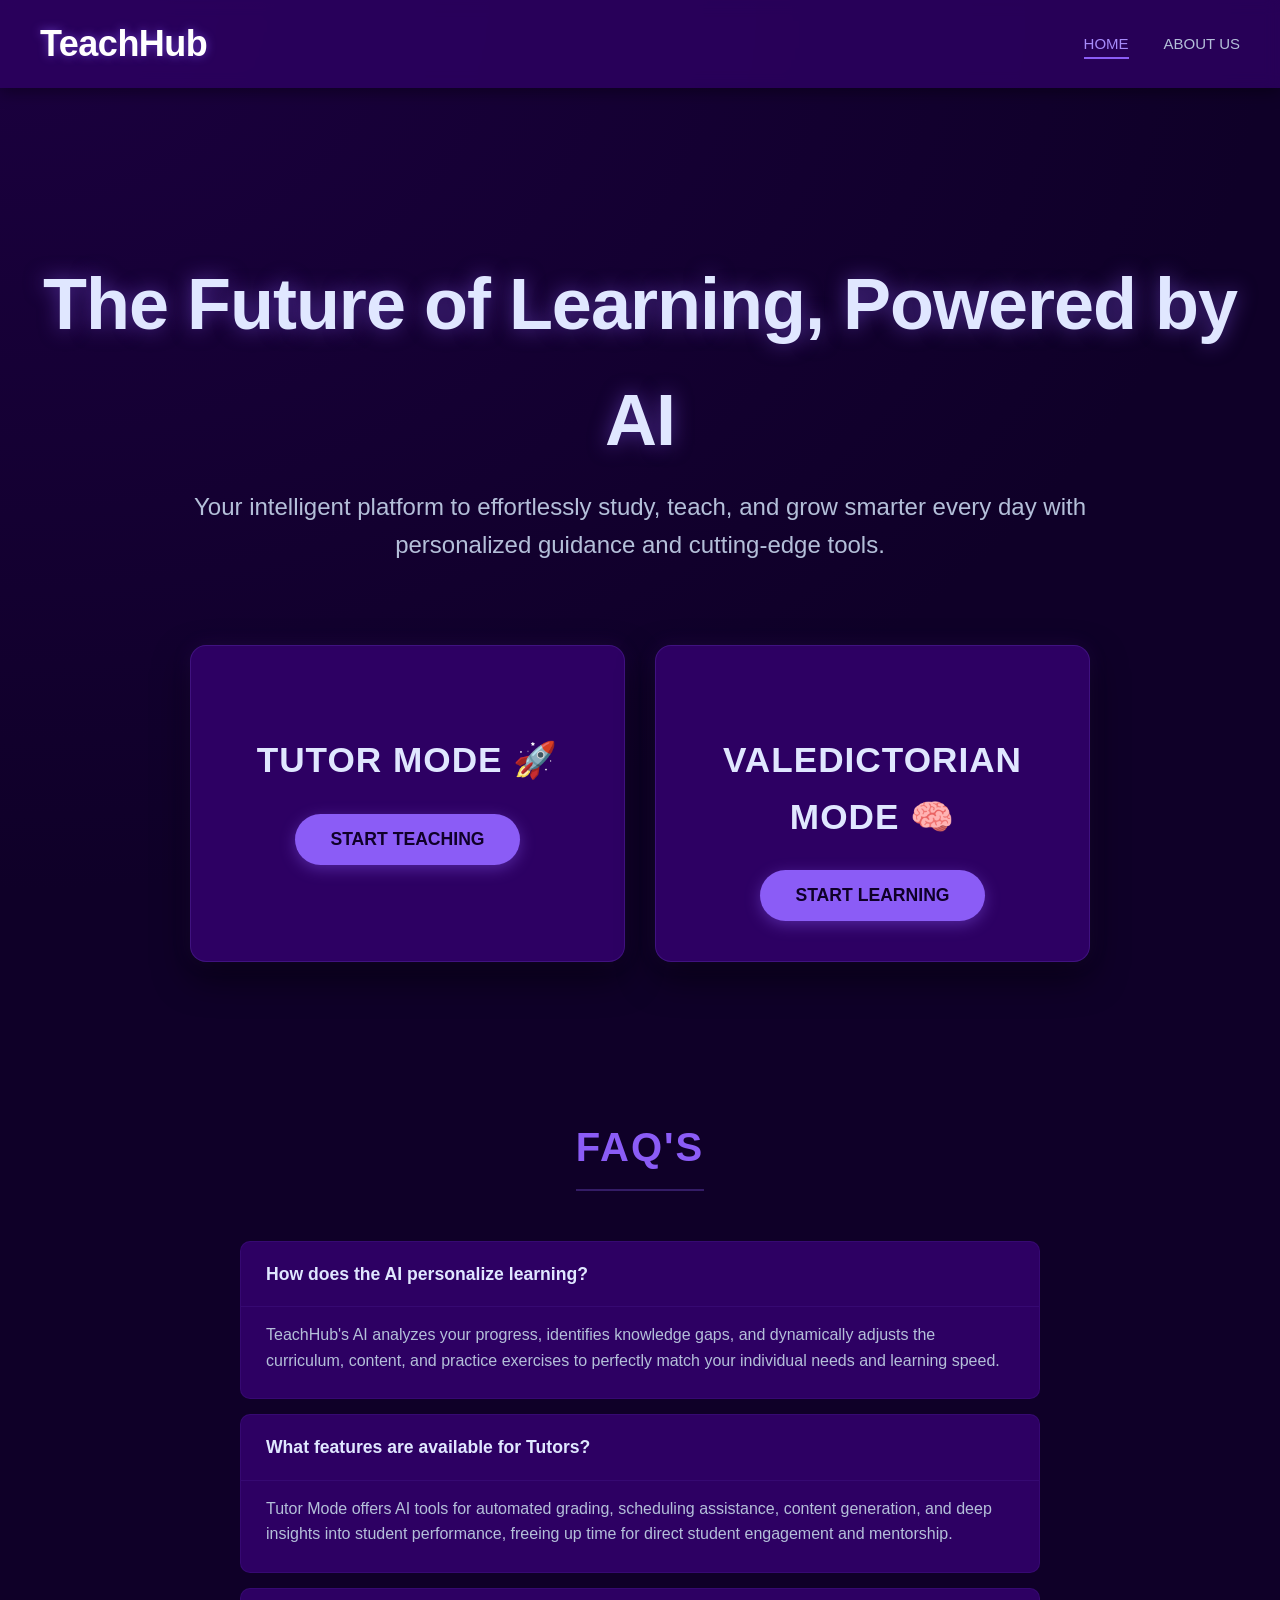
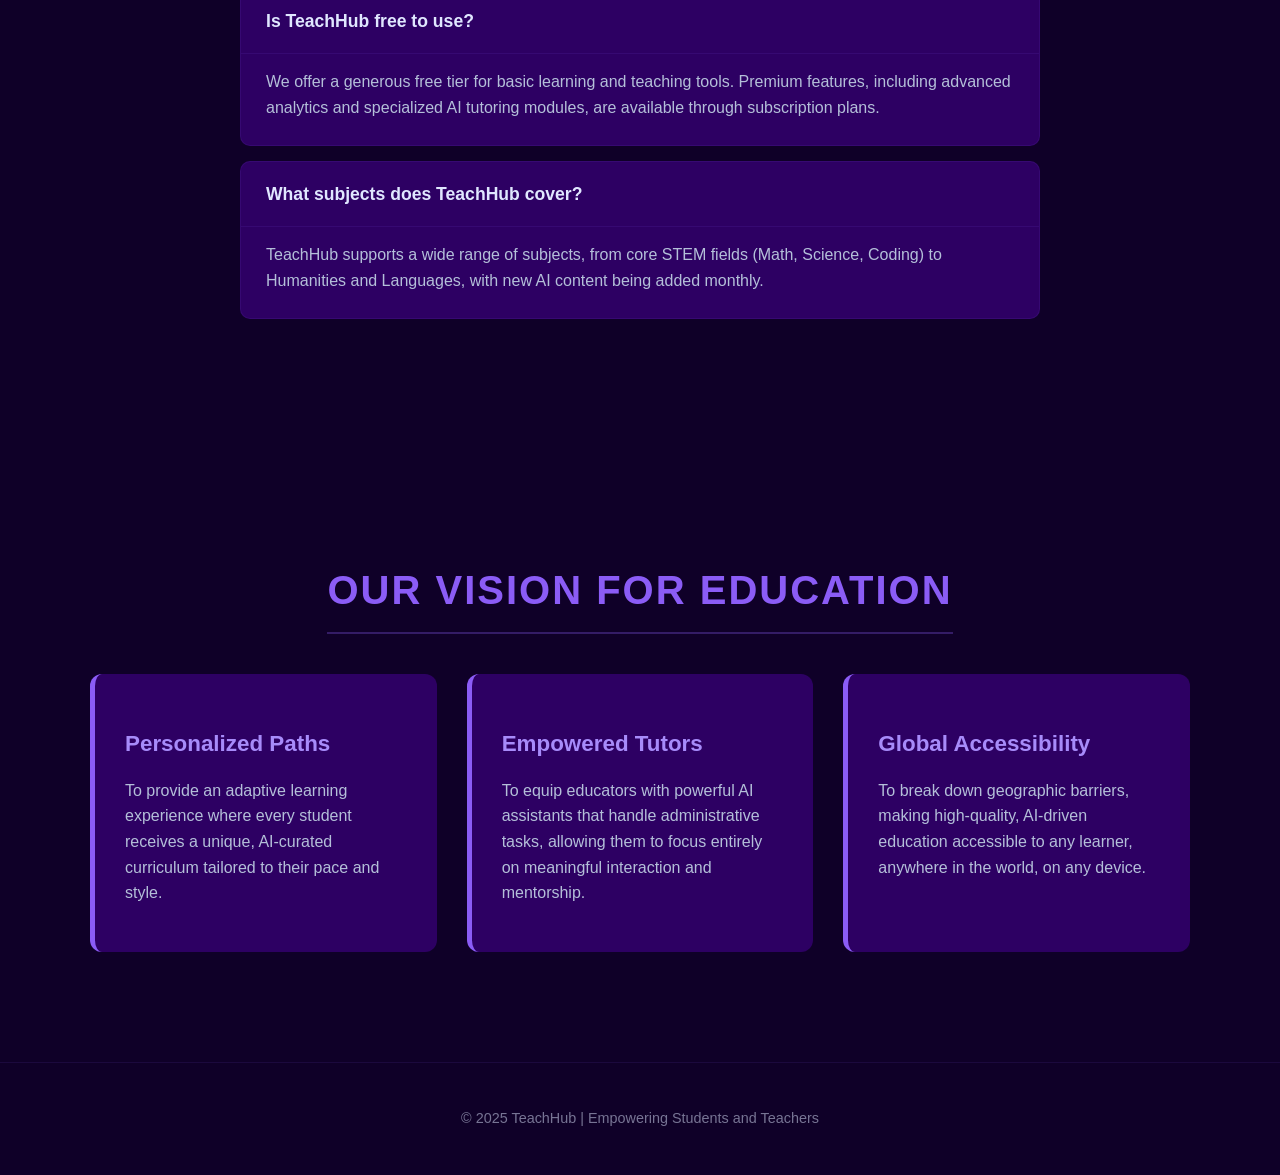
<file: index.html>
<!DOCTYPE html>
<html lang="en">
  <head>
    <meta charset="UTF-8" />
    <meta name="viewport" content="width=device-width, initial-scale=1.0" />
    <title>TeachHub - AI-Powered Learning</title>
    <link rel="icon" type="image.png" href="logo1.png" />

    <style>
      /* =======================================
           1. Global Styles & Typography
           ======================================= */
      :root {
        /* Define a refined, high-contrast dark-mode palette */
        --color-deep-purple: #0f0028; /* Deepest Background */
        --color-dark-accent: #2d0063; /* Header/Card Background */
        --color-primary-glow: #8b5cf6; /* Bright Purple for Highlights/Buttons */
        --color-secondary-glow: #a78bfa; /* Lighter Purple for Text/Hover */
        --color-text-light: #e0e7ff; /* General Text */
        --color-text-muted: #b4bfd9; /* Sub-text */
      }

      body {
        font-family: "Inter", "Segoe UI", Tahoma, Geneva, Verdana, sans-serif;
        background-color: var(--color-deep-purple);
        background-image: radial-gradient(
          at top left,
          rgba(45, 0, 99, 0.4) 0%,
          rgba(15, 0, 40, 0.8) 70%,
          var(--color-deep-purple) 100%
        );
        background-attachment: fixed;
        color: var(--color-text-light);
        margin: 0;
        line-height: 1.6;
      }

      .container {
        max-width: 1200px;
        margin: 0 auto;
        padding: 0 20px;
      }

      /* =======================================
           2. Header & Navigation
           ======================================= */
      .main-header {
        background-color: rgba(45, 0, 99, 0.8);
        box-shadow: 0 4px 15px rgba(0, 0, 0, 0.4);
        padding: 15px 0;
        position: sticky;
        top: 0;
        z-index: 1000;
        backdrop-filter: blur(8px);
      }

      .main-nav {
        display: flex;
        justify-content: space-between;
        align-items: center;
      }

      .logo {
        font-size: 36px;
        font-weight: 900;
        color: white;
        text-decoration: none;
        text-shadow: 0 0 10px rgba(139, 92, 246, 0.6);
        letter-spacing: -0.5px;
      }

      .nav-links {
        list-style: none;
        display: flex;
        gap: 35px;
        margin-left: auto;
      }

      .nav-links a {
        color: var(--color-text-muted);
        text-decoration: none;
        font-size: 15px;
        padding: 5px 0;
        transition: color 0.3s, border-color 0.3s;
        font-weight: 500;
      }

      .nav-links a:hover,
      .nav-links a.active {
        color: var(--color-secondary-glow);
        border-bottom: 2px solid var(--color-primary-glow);
      }

      /* =======================================
           3. Introduction Section
           ======================================= */
      .intro {
        padding: 100px 20px 40px;
        text-align: center;
      }

      .intro h1 {
        font-size: 4.5em;
        color: var(--color-text-light);
        margin-bottom: 10px;
        text-shadow: 0 0 20px rgba(139, 92, 246, 0.5);
        font-weight: 800;
        letter-spacing: -1px;
      }

      .intro p {
        font-size: 1.5em;
        color: var(--color-text-muted);
        max-width: 900px;
        margin: 0 auto;
        font-weight: 300;
      }

      /* =======================================
           4. Action Boxes (Tutor & Valedictorian)
           ======================================= */
      .main {
        display: flex;
        justify-content: center;
        align-items: stretch;
        gap: 30px;
        padding: 40px 20px;
        max-width: 900px;
        margin: 0 auto;
      }

      .sub {
        background-color: var(--color-dark-accent);
        border: 1px solid rgba(139, 92, 246, 0.2);
        border-radius: 16px;
        padding: 40px 30px;
        box-shadow: 0 15px 35px rgba(0, 0, 0, 0.5),
          0 0 20px rgba(139, 92, 246, 0.1);
        text-align: center;
        flex: 1;
        transition: transform 0.4s cubic-bezier(0.2, 0.8, 0.2, 1),
          box-shadow 0.4s;
      }

      .sub:hover {
        transform: translateY(-8px);
        box-shadow: 0 25px 50px rgba(0, 0, 0, 0.6),
          0 0 30px var(--color-primary-glow);
      }

      .sub h4 {
        color: var(--color-text-light);
        font-size: 2.2em;
        margin-bottom: 25px;
        letter-spacing: 1px;
        text-transform: uppercase;
      }

      .sub button {
        background-color: var(--color-primary-glow);
        color: var(--color-deep-purple);
        border: none;
        padding: 15px 35px;
        font-size: 1.1em;
        font-weight: 700;
        border-radius: 50px;
        cursor: pointer;
        box-shadow: 0 4px 15px rgba(139, 92, 246, 0.4);
        transition: background-color 0.3s ease, transform 0.1s ease,
          box-shadow 0.3s;
        text-transform: uppercase;
      }

      .sub button:hover {
        background-color: var(--color-secondary-glow);
        box-shadow: 0 6px 20px rgba(167, 139, 250, 0.6);
        transform: translateY(-2px);
      }

      /* =======================================
           5. FAQ Section (Simplified for visibility)
           ======================================= */
      .faq-section {
        padding: 80px 20px;
        text-align: center;
        max-width: 800px;
        margin: 0 auto;
      }

      .faq-section h2 {
        font-size: 2.5em;
        color: var(--color-primary-glow);
        margin-bottom: 50px;
        font-weight: 700;
        text-transform: uppercase;
        letter-spacing: 2px;
        padding-bottom: 10px;
        border-bottom: 2px solid rgba(139, 92, 246, 0.3);
        display: inline-block;
      }

      .faq-item {
        margin-bottom: 15px;
        background-color: var(--color-dark-accent);
        border-radius: 10px;
        border: 1px solid rgba(139, 92, 246, 0.1);
        text-align: left;
      }

      .faq-question {
        padding: 18px 25px;
        font-size: 1.1em;
        font-weight: 600;
        color: var(--color-text-light);
        /* Removed cursor: pointer since it's no longer collapsible */
        display: flex;
        justify-content: space-between;
        align-items: center;
        border-bottom: 1px solid rgba(139, 92, 246, 0.1); /* Separator line */
      }

      /* Icon is removed since the section is always open */
      .faq-icon {
        display: none;
      }

      .faq-answer {
        /* FIX: Removed max-height, padding transitions, and overflow to ensure content is always visible */
        padding: 15px 25px 25px;
        color: var(--color-text-muted);
        font-size: 1em;
      }

      .faq-answer p {
        margin: 0;
      }

      /* =======================================
           6. Vision Section 
           ======================================= */
      .vision-section {
        padding: 60px 20px;
        text-align: center;
        margin-top: 50px;
      }

      .vision-section h2 {
        font-size: 2.5em;
        color: var(--color-primary-glow);
        margin-bottom: 40px;
        font-weight: 700;
        text-transform: uppercase;
        letter-spacing: 2px;
        padding-bottom: 10px;
        border-bottom: 2px solid rgba(139, 92, 246, 0.3);
        display: inline-block;
      }

      .vision-grid {
        display: grid;
        grid-template-columns: repeat(auto-fit, minmax(280px, 1fr));
        gap: 30px;
        max-width: 1100px;
        margin: 0 auto;
      }

      .vision-item {
        background-color: var(--color-dark-accent);
        padding: 30px;
        border-radius: 12px;
        text-align: left;
        border-left: 5px solid var(--color-primary-glow);
        transition: background-color 0.3s ease;
      }

      .vision-item:hover {
        background-color: rgba(45, 0, 99, 0.9);
      }

      .vision-item h3 {
        color: var(--color-secondary-glow);
        font-size: 1.4em;
        margin-bottom: 10px;
        font-weight: 600;
      }

      .vision-item p {
        color: var(--color-text-muted);
        font-size: 1em;
      }

      /* =======================================
           7. Footer
           ======================================= */
      footer {
        text-align: center;
        padding: 30px;
        background-color: rgba(15, 0, 40, 0.8);
        border-top: 1px solid rgba(139, 92, 246, 0.1);
        color: rgba(224, 231, 255, 0.5);
        font-size: 0.9em;
        margin-top: 50px;
      }

      /* =======================================
           8. Media Queries (Responsiveness)
           ======================================= */
      @media (max-width: 768px) {
        .intro h1 {
          font-size: 3em;
        }
        .intro p {
          font-size: 1.2em;
        }
        .main {
          flex-direction: column;
          gap: 20px;
        }
        .main-nav {
          flex-direction: column;
          gap: 15px;
        }
        .nav-links {
          gap: 20px;
        }
      }
    </style>
  </head>
  <body class="home">
    <header class="main-header">
      <div class="container">
        <nav class="main-nav">
          <a href="index.html" class="logo" title="TechHub home">TeachHub</a>

          <ul class="nav-links">
            <li><a href="index.html" class="active">HOME</a></li>
            <li><a href="jaboutus.html">ABOUT US</a></li>
          </ul>
        </nav>
      </div>
    </header>

    <main>
      <section class="intro">
        <h1>The Future of Learning, Powered by AI</h1>
        <p>
          Your intelligent platform to effortlessly study, teach, and grow
          smarter every day with personalized guidance and cutting-edge tools.
        </p>
      </section>

      <div class="main">
        <div class="sub">
          <h4>TUTOR MODE 🚀</h4>
          <a href="techpage.html"><button id="st">Start Teaching</button></a>
        </div>
        <div class="sub">
          <h4>VALEDICTORIAN MODE 🧠</h4>
          <a href="stu_edupage.html">
            <button id="sl">Start Learning</button></a
          >
        </div>
      </div>

      <section class="faq-section">
        <h2>FAQ'S</h2>
        <div class="faq-container">
          <div class="faq-item">
            <div class="faq-question">
              How does the AI personalize learning?
              <span class="faq-icon">+</span>
            </div>
            <div class="faq-answer">
              <p>
                TeachHub's AI analyzes your progress, identifies knowledge gaps,
                and dynamically adjusts the curriculum, content, and practice
                exercises to perfectly match your individual needs and learning
                speed.
              </p>
            </div>
          </div>

          <div class="faq-item">
            <div class="faq-question">
              What features are available for Tutors?
              <span class="faq-icon">+</span>
            </div>
            <div class="faq-answer">
              <p>
                Tutor Mode offers AI tools for automated grading, scheduling
                assistance, content generation, and deep insights into student
                performance, freeing up time for direct student engagement and
                mentorship.
              </p>
            </div>
          </div>

          <div class="faq-item">
            <div class="faq-question">
              Is TeachHub free to use? <span class="faq-icon">+</span>
            </div>
            <div class="faq-answer">
              <p>
                We offer a generous free tier for basic learning and teaching
                tools. Premium features, including advanced analytics and
                specialized AI tutoring modules, are available through
                subscription plans.
              </p>
            </div>
          </div>

          <div class="faq-item">
            <div class="faq-question">
              What subjects does TeachHub cover? <span class="faq-icon">+</span>
            </div>
            <div class="faq-answer">
              <p>
                TeachHub supports a wide range of subjects, from core STEM
                fields (Math, Science, Coding) to Humanities and Languages, with
                new AI content being added monthly.
              </p>
            </div>
          </div>
        </div>
      </section>

      <section class="vision-section">
        <div class="container">
          <h2>Our Vision for Education</h2>
          <div class="vision-grid">
            <div class="vision-item">
              <h3>Personalized Paths</h3>
              <p>
                To provide an adaptive learning experience where every student
                receives a unique, AI-curated curriculum tailored to their pace
                and style.
              </p>
            </div>
            <div class="vision-item">
              <h3>Empowered Tutors</h3>
              <p>
                To equip educators with powerful AI assistants that handle
                administrative tasks, allowing them to focus entirely on
                meaningful interaction and mentorship.
              </p>
            </div>
            <div class="vision-item">
              <h3>Global Accessibility</h3>
              <p>
                To break down geographic barriers, making high-quality,
                AI-driven education accessible to any learner, anywhere in the
                world, on any device.
              </p>
            </div>
          </div>
        </div>
      </section>
    </main>

    <footer>
      <div class="container">
        <p>&copy; 2025 TeachHub | Empowering Students and Teachers</p>
      </div>
    </footer>
  </body>
</html>
</file>
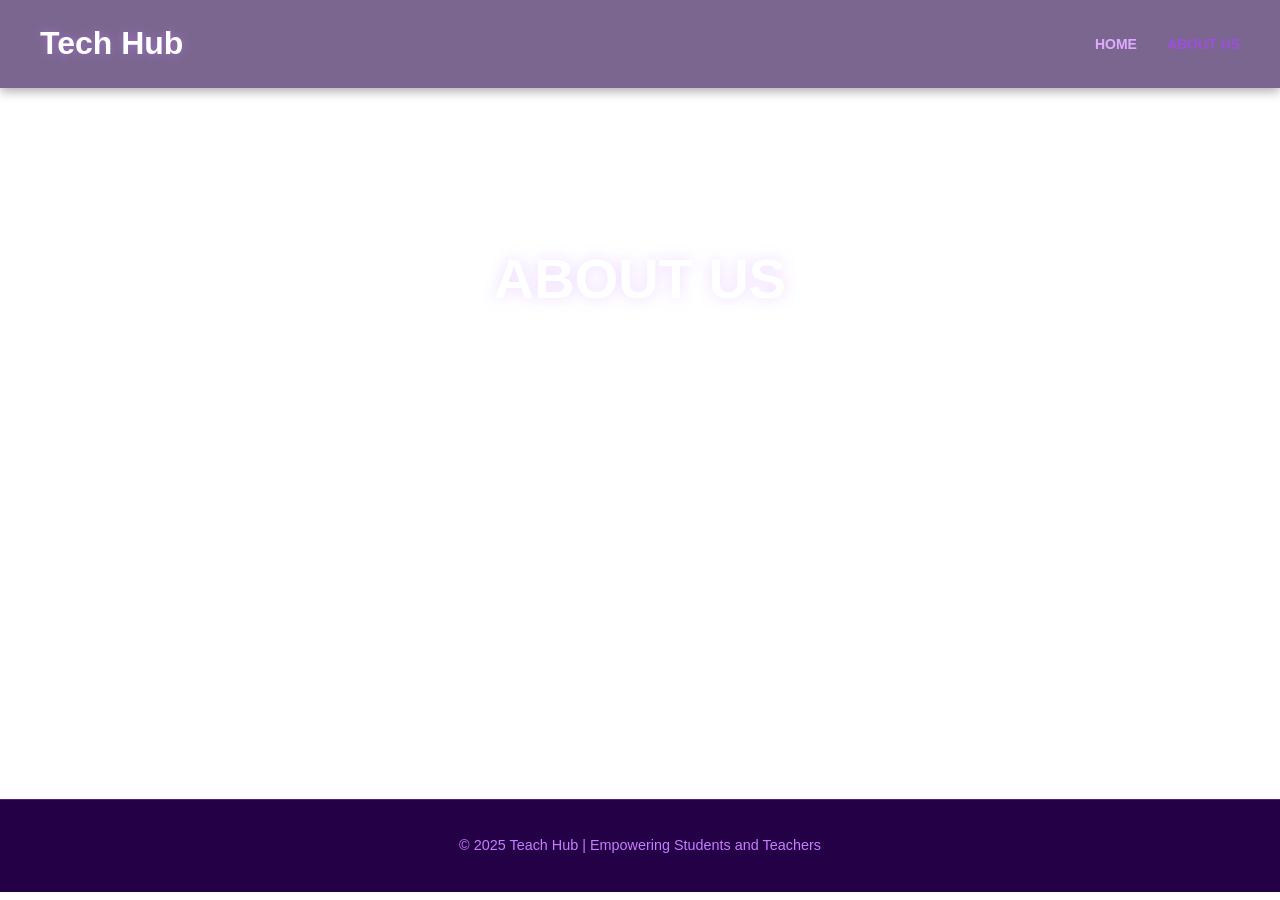
<file: jaboutus.html>
<!DOCTYPE html>
<html lang="en">
<head>
    <meta charset="UTF-8">
    <meta name="viewport" content="width=device-width, initial-scale=1.0">
    <title>Tech Hub- About Us </title>
     <link rel="icon" type="image/png" href="logo1.png">
     <link rel="stylesheet" href="style.css">
     <style>
         body {
        font-family: "Inter", "Segoe UI", Tahoma, Geneva, Verdana, sans-serif;
        background-color: var(--color-deep-purple);
        background-image: radial-gradient(
          at top left,
          rgba(45, 0, 99, 0.4) 0%,
          rgba(15, 0, 40, 0.8) 70%,
          var(--color-deep-purple) 100%
        );
        background-attachment: fixed;
        color: var(--color-text-light);
        margin: 0;
        line-height: 1.6;
      }
     </style>
</head>
<body class="home">
    <header class="main-header">
    <div class="container">
        <nav class="main-nav">
            <a href="index.html" class="logo" title="TechHub home">Tech Hub</a>
            
            <ul class="nav-links">
                <li><a href="index.html" class="active">HOME</a></li> 
                <li><a href="jaboutus.html">ABOUT US</a></li>
            </ul>
        </nav>
    </div>
</header>
    <main>
   <section class="intro">
    <h1 id="astitle">ABOUT US </h1>
    <p id="aboutus">Teach Hub is an innovative learning platform designed to help students explore, revise, and master their subjects in a fun and interactive way. Born out of a passion for education and creativity, this website was developed as a special project for a school fest. The platform combines quizzes, flashcards, AI-assisted guidance, and access to previous exam papers to make learning engaging and personalized. The idea and development were brought to life by three dedicated students — Devadarsh, Alvin and Daniel — who wanted to create a space where students could easily enhance their knowledge and teachers could share resources effectively. With its user-friendly interface, dynamic features, and a focus on making education accessible to all, Teach Hub aims to empower both learners and educators alike.</p>
    

   </section>
    </main>

    <footer>
  <p>&copy; 2025 Teach Hub | Empowering Students and Teachers</p>
</footer>

</body>
</html>
</file>
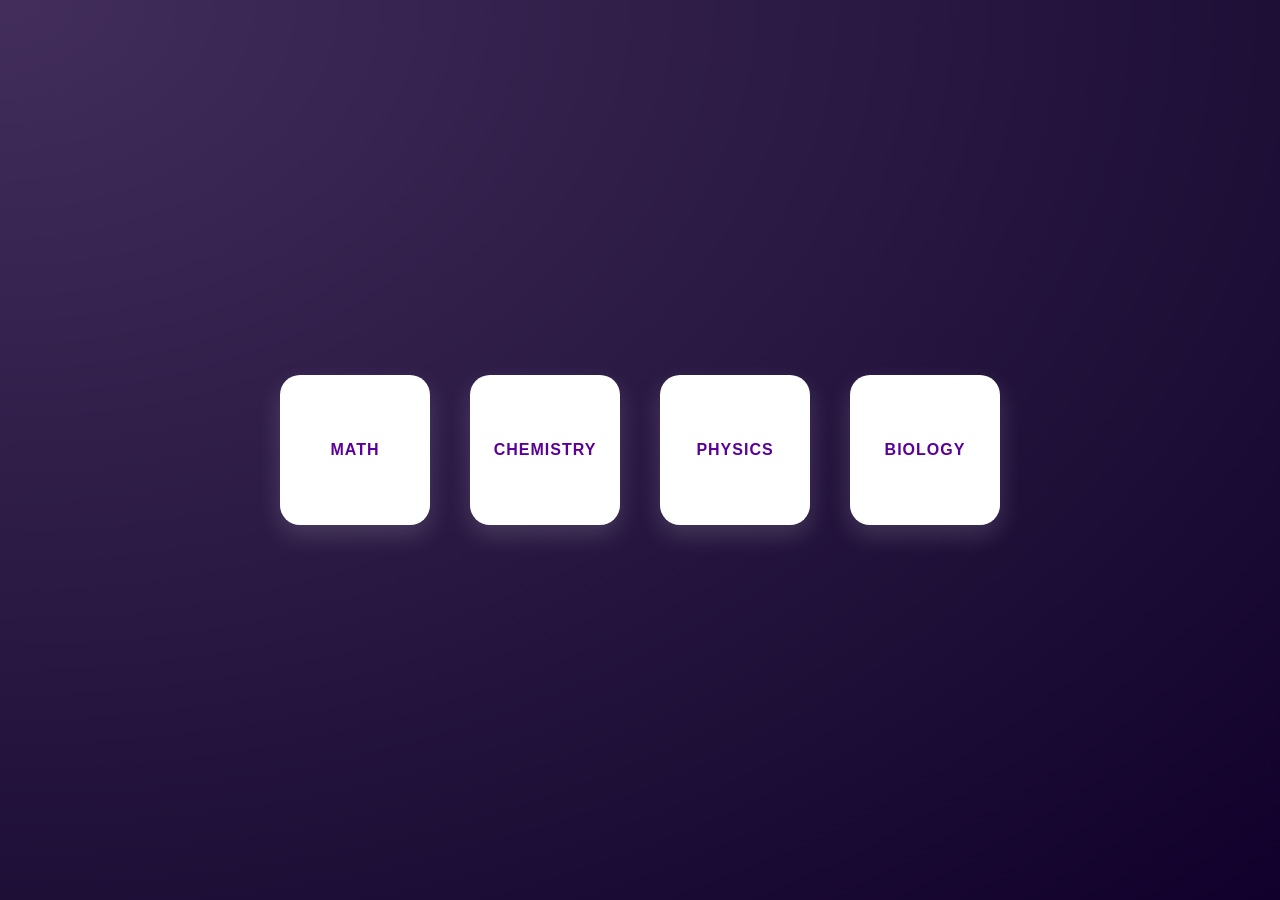
<file: stu_edupage.html>
<!DOCTYPE html>
<html lang="en">
<head>
    <meta charset="UTF-8">
    <meta name="viewport" content="width=device-width, initial-scale=1.0">
    <title>TeachHub - Welcome</title>
    <link rel="icon" type="image/png" href="logo1.png">
    <link rel="stylesheet" href="style.css">
</head>
<body class="stuhome">
    <main>
        <div class="sub-options">
            <div id="math">
                <a href="stu_edupage1.html" title="math"><button>MATH</button></a>
            </div>
            <div id="che">
                <a href="stu_edupage2.html" title="chemistry"><button>CHEMISTRY</button></a>
            </div>
            <div id="phy">
                <a href="stu_edupage3.html" title="physics"><button>PHYSICS</button></a>
            </div>
            <div id="bio">
                <a href="stu_edupage4.html" title="biology"><button>BIOLOGY</button></a>
            </div>
        </div>
    </main>
</body>
</html>
</file>
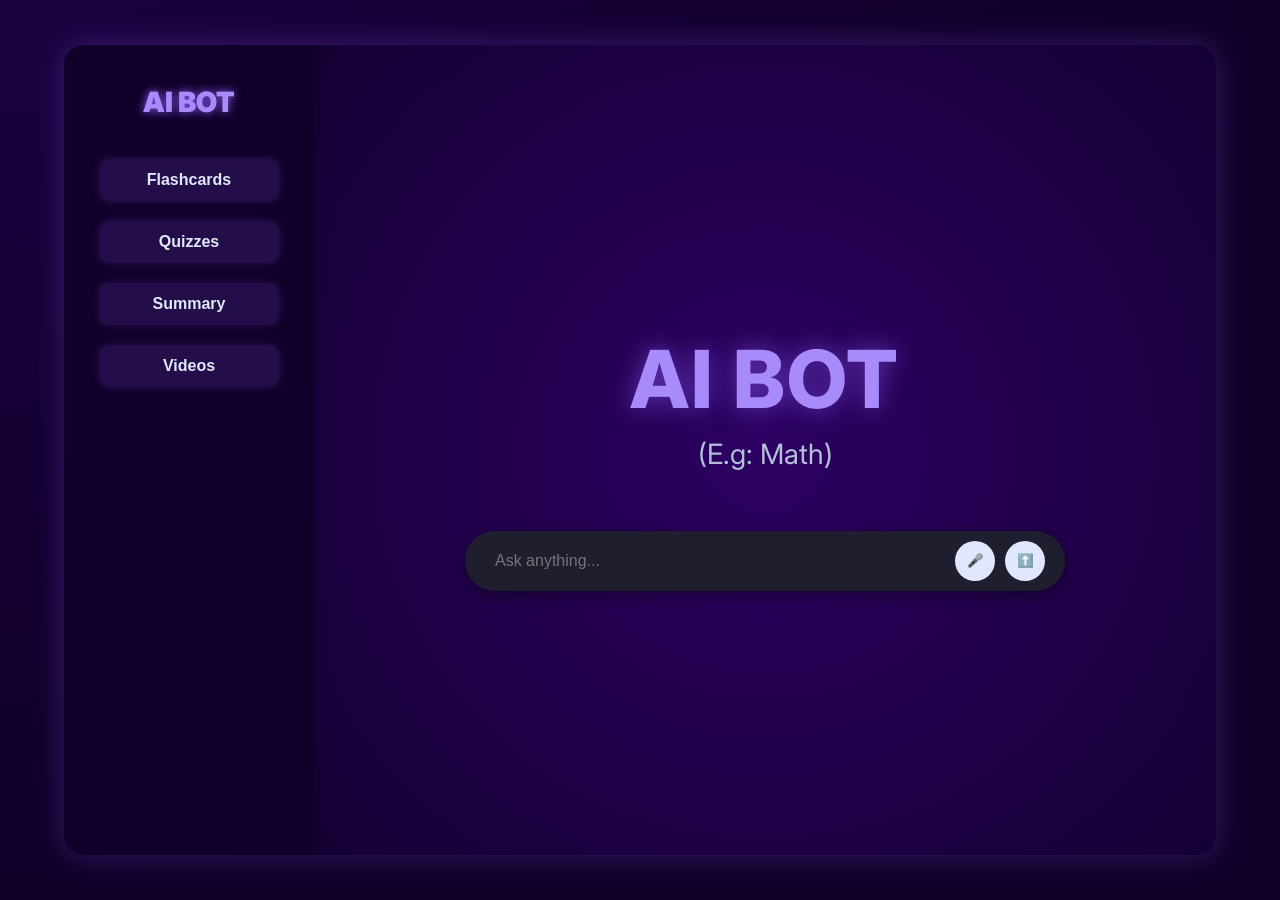
<file: stu_edupage1.html>
<!DOCTYPE html>
<html lang="en">
<head>
  <meta charset="UTF-8" />
    <meta name="viewport" content="width=device-width, initial-scale=1.0" />
      <title>AI BOT</title>
        <link
            href="https://fonts.googleapis.com/css2?family=Inter:wght@400;600;800&display=swap"
                rel="stylesheet"
                  />
                    <style>
                        /* ==========================================
                               TeachHub Color Theme Variables
                                      ========================================== */
                                          :root {
                                                --color-deep-purple: #0f0028;
                                                      --color-dark-accent: #2d0063;
                                                            --color-primary-glow: #8b5cf6;
                                                                  --color-secondary-glow: #a78bfa;
                                                                        --color-text-light: #e0e7ff;
                                                                              --color-text-muted: #b4bfd9;
                                                                                    --color-input-bg: #1e1e2f;
                                                                                          --color-send-bg: #e0e7ff;
                                                                                                --color-send-icon: #0f0028;
                                                                                                    }

                                                                                                        * {
                                                                                                              margin: 0;
                                                                                                                    padding: 0;
                                                                                                                          box-sizing: border-box;
                                                                                                                              }

                                                                                                                                  body {
                                                                                                                                        height: 100vh;
                                                                                                                                              font-family: "Inter", sans-serif;
                                                                                                                                                    background-color: var(--color-deep-purple);
                                                                                                                                                          background-image: radial-gradient(
                                                                                                                                                                  at top left,
                                                                                                                                                                          rgba(45, 0, 99, 0.4) 0%,
                                                                                                                                                                                  rgba(15, 0, 40, 0.8) 70%,
                                                                                                                                                                                          var(--color-deep-purple) 100%
                                                                                                                                                                                                );
                                                                                                                                                                                                      color: var(--color-text-light);
                                                                                                                                                                                                            display: flex;
                                                                                                                                                                                                                  justify-content: center;
                                                                                                                                                                                                                        align-items: center;
                                                                                                                                                                                                                            }

                                                                                                                                                                                                                                .app-layout {
                                                                                                                                                                                                                                      display: flex;
                                                                                                                                                                                                                                            width: 90%;
                                                                                                                                                                                                                                                  height: 90vh;
                                                                                                                                                                                                                                                        border-radius: 20px;
                                                                                                                                                                                                                                                              overflow: hidden;
                                                                                                                                                                                                                                                                    background: var(--color-dark-accent);
                                                                                                                                                                                                                                                                          box-shadow: 0 0 30px rgba(139, 92, 246, 0.3),
                                                                                                                                                                                                                                                                                            inset 0 0 30px rgba(45, 0, 99, 0.6);
                                                                                                                                                                                                                                                                                                }

                                                                                                                                                                                                                                                                                                    /* Sidebar */
                                                                                                                                                                                                                                                                                                        .sidebar {
                                                                                                                                                                                                                                                                                                              width: 250px;
                                                                                                                                                                                                                                                                                                                    background: rgba(15, 0, 40, 0.95);
                                                                                                                                                                                                                                                                                                                          display: flex;
                                                                                                                                                                                                                                                                                                                                flex-direction: column;
                                                                                                                                                                                                                                                                                                                                      align-items: center;
                                                                                                                                                                                                                                                                                                                                            padding: 40px 0;
                                                                                                                                                                                                                                                                                                                                                  gap: 40px;
                                                                                                                                                                                                                                                                                                                                                        box-shadow: 3px 0 15px rgba(0, 0, 0, 0.4);
                                                                                                                                                                                                                                                                                                                                                            }

                                                                                                                                                                                                                                                                                                                                                                .logo {
                                                                                                                                                                                                                                                                                                                                                                      font-size: 28px;
                                                                                                                                                                                                                                                                                                                                                                            font-weight: 900;
                                                                                                                                                                                                                                                                                                                                                                                  color: var(--color-secondary-glow);
                                                                                                                                                                                                                                                                                                                                                                                        text-shadow: 0 0 10px var(--color-primary-glow);
                                                                                                                                                                                                                                                                                                                                                                                            }

                                                                                                                                                                                                                                                                                                                                                                                                .menu {
                                                                                                                                                                                                                                                                                                                                                                                                      display: flex;
                                                                                                                                                                                                                                                                                                                                                                                                            flex-direction: column;
                                                                                                                                                                                                                                                                                                                                                                                                                  gap: 20px;
                                                                                                                                                                                                                                                                                                                                                                                                                      }

                                                                                                                                                                                                                                                                                                                                                                                                                          .menu button {
                                                                                                                                                                                                                                                                                                                                                                                                                                width: 180px;
                                                                                                                                                                                                                                                                                                                                                                                                                                      padding: 12px;
                                                                                                                                                                                                                                                                                                                                                                                                                                            border: none;
                                                                                                                                                                                                                                                                                                                                                                                                                                                  border-radius: 10px;
                                                                                                                                                                                                                                                                                                                                                                                                                                                        background: rgba(139, 92, 246, 0.15);
                                                                                                                                                                                                                                                                                                                                                                                                                                                              color: var(--color-text-light);
                                                                                                                                                                                                                                                                                                                                                                                                                                                                    font-size: 16px;
                                                                                                                                                                                                                                                                                                                                                                                                                                                                          cursor: pointer;
                                                                                                                                                                                                                                                                                                                                                                                                                                                                                font-weight: 600;
                                                                                                                                                                                                                                                                                                                                                                                                                                                                                      transition: all 0.3s ease;
                                                                                                                                                                                                                                                                                                                                                                                                                                                                                            box-shadow: 0 0 10px rgba(139, 92, 246, 0.2);
                                                                                                                                                                                                                                                                                                                                                                                                                                                                                                }

                                                                                                                                                                                                                                                                                                                                                                                                                                                                                                    .menu button:hover {
                                                                                                                                                                                                                                                                                                                                                                                                                                                                                                          background: var(--color-primary-glow);
                                                                                                                                                                                                                                                                                                                                                                                                                                                                                                                color: var(--color-deep-purple);
                                                                                                                                                                                                                                                                                                                                                                                                                                                                                                                      transform: translateY(-2px);
                                                                                                                                                                                                                                                                                                                                                                                                                                                                                                                            box-shadow: 0 0 20px var(--color-secondary-glow);
                                                                                                                                                                                                                                                                                                                                                                                                                                                                                                                                }

                                                                                                                                                                                                                                                                                                                                                                                                                                                                                                                                    /* Main Section */
                                                                                                                                                                                                                                                                                                                                                                                                                                                                                                                                        .main {
                                                                                                                                                                                                                                                                                                                                                                                                                                                                                                                                              flex: 1;
                                                                                                                                                                                                                                                                                                                                                                                                                                                                                                                                                    display: flex;
                                                                                                                                                                                                                                                                                                                                                                                                                                                                                                                                                          justify-content: center;
                                                                                                                                                                                                                                                                                                                                                                                                                                                                                                                                                                align-items: center;
                                                                                                                                                                                                                                                                                                                                                                                                                                                                                                                                                                      background: radial-gradient(
                                                                                                                                                                                                                                                                                                                                                                                                                                                                                                                                                                              circle at center,
                                                                                                                                                                                                                                                                                                                                                                                                                                                                                                                                                                                      rgba(45, 0, 99, 0.5),
                                                                                                                                                                                                                                                                                                                                                                                                                                                                                                                                                                                              rgba(15, 0, 40, 0.8)
                                                                                                                                                                                                                                                                                                                                                                                                                                                                                                                                                                                                    );
                                                                                                                                                                                                                                                                                                                                                                                                                                                                                                                                                                                                          position: relative;
                                                                                                                                                                                                                                                                                                                                                                                                                                                                                                                                                                                                                flex-direction: column;
                                                                                                                                                                                                                                                                                                                                                                                                                                                                                                                                                                                                                    }

                                                                                                                                                                                                                                                                                                                                                                                                                                                                                                                                                                                                                        .center-content {
                                                                                                                                                                                                                                                                                                                                                                                                                                                                                                                                                                                                                              text-align: center;
                                                                                                                                                                                                                                                                                                                                                                                                                                                                                                                                                                                                                                    padding: 20px;
                                                                                                                                                                                                                                                                                                                                                                                                                                                                                                                                                                                                                                        }

                                                                                                                                                                                                                                                                                                                                                                                                                                                                                                                                                                                                                                            .center-content h1 {
                                                                                                                                                                                                                                                                                                                                                                                                                                                                                                                                                                                                                                                  font-size: 80px;
                                                                                                                                                                                                                                                                                                                                                                                                                                                                                                                                                                                                                                                        font-weight: 800;
                                                                                                                                                                                                                                                                                                                                                                                                                                                                                                                                                                                                                                                              color: var(--color-secondary-glow);
                                                                                                                                                                                                                                                                                                                                                                                                                                                                                                                                                                                                                                                                    text-shadow: 0 0 25px rgba(139, 92, 246, 0.6);
                                                                                                                                                                                                                                                                                                                                                                                                                                                                                                                                                                                                                                                                          letter-spacing: 2px;
                                                                                                                                                                                                                                                                                                                                                                                                                                                                                                                                                                                                                                                                              }

                                                                                                                                                                                                                                                                                                                                                                                                                                                                                                                                                                                                                                                                                  .subtitle {
                                                                                                                                                                                                                                                                                                                                                                                                                                                                                                                                                                                                                                                                                        font-size: 28px;
                                                                                                                                                                                                                                                                                                                                                                                                                                                                                                                                                                                                                                                                                              color: var(--color-text-muted);
                                                                                                                                                                                                                                                                                                                                                                                                                                                                                                                                                                                                                                                                                                    margin-top: 10px;
                                                                                                                                                                                                                                                                                                                                                                                                                                                                                                                                                                                                                                                                                                        }

                                                                                                                                                                                                                                                                                                                                                                                                                                                                                                                                                                                                                                                                                                            /* ==========================================
                                                                                                                                                                                                                                                                                                                                                                                                                                                                                                                                                                                                                                                                                                                   Chat Input Box (Ask Anything)
                                                                                                                                                                                                                                                                                                                                                                                                                                                                                                                                                                                                                                                                                                                          ========================================== */
                                                                                                                                                                                                                                                                                                                                                                                                                                                                                                                                                                                                                                                                                                                              .chat-input-box {
                                                                                                                                                                                                                                                                                                                                                                                                                                                                                                                                                                                                                                                                                                                                    display: flex;
                                                                                                                                                                                                                                                                                                                                                                                                                                                                                                                                                                                                                                                                                                                                          align-items: center;
                                                                                                                                                                                                                                                                                                                                                                                                                                                                                                                                                                                                                                                                                                                                                background-color: var(--color-input-bg);
                                                                                                                                                                                                                                                                                                                                                                                                                                                                                                                                                                                                                                                                                                                                                      border-radius: 40px;
                                                                                                                                                                                                                                                                                                                                                                                                                                                                                                                                                                                                                                                                                                                                                            padding: 10px 20px;
                                                                                                                                                                                                                                                                                                                                                                                                                                                                                                                                                                                                                                                                                                                                                                  width: 80%;
                                                                                                                                                                                                                                                                                                                                                                                                                                                                                                                                                                                                                                                                                                                                                                        max-width: 600px;
                                                                                                                                                                                                                                                                                                                                                                                                                                                                                                                                                                                                                                                                                                                                                                              margin-top: 40px;
                                                                                                                                                                                                                                                                                                                                                                                                                                                                                                                                                                                                                                                                                                                                                                                    box-shadow: 0 4px 15px rgba(0, 0, 0, 0.4);
                                                                                                                                                                                                                                                                                                                                                                                                                                                                                                                                                                                                                                                                                                                                                                                          transition: box-shadow 0.3s ease;
                                                                                                                                                                                                                                                                                                                                                                                                                                                                                                                                                                                                                                                                                                                                                                                              }

                                                                                                                                                                                                                                                                                                                                                                                                                                                                                                                                                                                                                                                                                                                                                                                                  .chat-input-box:focus-within {
                                                                                                                                                                                                                                                                                                                                                                                                                                                                                                                                                                                                                                                                                                                                                                                                        box-shadow: 0 0 20px rgba(139, 92, 246, 0.6);
                                                                                                                                                                                                                                                                                                                                                                                                                                                                                                                                                                                                                                                                                                                                                                                                            }

                                                                                                                                                                                                                                                                                                                                                                                                                                                                                                                                                                                                                                                                                                                                                                                                                .chat-input-box input {
                                                                                                                                                                                                                                                                                                                                                                                                                                                                                                                                                                                                                                                                                                                                                                                                                      flex: 1;
                                                                                                                                                                                                                                                                                                                                                                                                                                                                                                                                                                                                                                                                                                                                                                                                                            background: transparent;
                                                                                                                                                                                                                                                                                                                                                                                                                                                                                                                                                                                                                                                                                                                                                                                                                                  border: none;
                                                                                                                                                                                                                                                                                                                                                                                                                                                                                                                                                                                                                                                                                                                                                                                                                                        outline: none;
                                                                                                                                                                                                                                                                                                                                                                                                                                                                                                                                                                                                                                                                                                                                                                                                                                              color: var(--color-text-light);
                                                                                                                                                                                                                                                                                                                                                                                                                                                                                                                                                                                                                                                                                                                                                                                                                                                    font-size: 1em;
                                                                                                                                                                                                                                                                                                                                                                                                                                                                                                                                                                                                                                                                                                                                                                                                                                                          padding: 10px;
                                                                                                                                                                                                                                                                                                                                                                                                                                                                                                                                                                                                                                                                                                                                                                                                                                                              }

                                                                                                                                                                                                                                                                                                                                                                                                                                                                                                                                                                                                                                                                                                                                                                                                                                                                  .chat-input-box button {
                                                                                                                                                                                                                                                                                                                                                                                                                                                                                                                                                                                                                                                                                                                                                                                                                                                                        background: var(--color-send-bg);
                                                                                                                                                                                                                                                                                                                                                                                                                                                                                                                                                                                                                                                                                                                                                                                                                                                                              color: var(--color-send-icon);
                                                                                                                                                                                                                                                                                                                                                                                                                                                                                                                                                                                                                                                                                                                                                                                                                                                                                    border: none;
                                                                                                                                                                                                                                                                                                                                                                                                                                                                                                                                                                                                                                                                                                                                                                                                                                                                                          border-radius: 50%;
                                                                                                                                                                                                                                                                                                                                                                                                                                                                                                                                                                                                                                                                                                                                                                                                                                                                                                width: 40px;
                                                                                                                                                                                                                                                                                                                                                                                                                                                                                                                                                                                                                                                                                                                                                                                                                                                                                                      height: 40px;
                                                                                                                                                                                                                                                                                                                                                                                                                                                                                                                                                                                                                                                                                                                                                                                                                                                                                                            display: flex;
                                                                                                                                                                                                                                                                                                                                                                                                                                                                                                                                                                                                                                                                                                                                                                                                                                                                                                                  align-items: center;
                                                                                                                                                                                                                                                                                                                                                                                                                                                                                                                                                                                                                                                                                                                                                                                                                                                                                                                        justify-content: center;
                                                                                                                                                                                                                                                                                                                                                                                                                                                                                                                                                                                                                                                                                                                                                                                                                                                                                                                              cursor: pointer;
                                                                                                                                                                                                                                                                                                                                                                                                                                                                                                                                                                                                                                                                                                                                                                                                                                                                                                                                    transition: all 0.3s ease;
                                                                                                                                                                                                                                                                                                                                                                                                                                                                                                                                                                                                                                                                                                                                                                                                                                                                                                                                          margin-left: 10px;
                                                                                                                                                                                                                                                                                                                                                                                                                                                                                                                                                                                                                                                                                                                                                                                                                                                                                                                                              }

                                                                                                                                                                                                                                                                                                                                                                                                                                                                                                                                                                                                                                                                                                                                                                                                                                                                                                                                                  .chat-input-box button:hover {
                                                                                                                                                                                                                                                                                                                                                                                                                                                                                                                                                                                                                                                                                                                                                                                                                                                                                                                                                        background: var(--color-secondary-glow);
                                                                                                                                                                                                                                                                                                                                                                                                                                                                                                                                                                                                                                                                                                                                                                                                                                                                                                                                                              color: var(--color-deep-purple);
                                                                                                                                                                                                                                                                                                                                                                                                                                                                                                                                                                                                                                                                                                                                                                                                                                                                                                                                                                  }

                                                                                                                                                                                                                                                                                                                                                                                                                                                                                                                                                                                                                                                                                                                                                                                                                                                                                                                                                                      .icon {
                                                                                                                                                                                                                                                                                                                                                                                                                                                                                                                                                                                                                                                                                                                                                                                                                                                                                                                                                                            font-size: 18px;
                                                                                                                                                                                                                                                                                                                                                                                                                                                                                                                                                                                                                                                                                                                                                                                                                                                                                                                                                                                }

                                                                                                                                                                                                                                                                                                                                                                                                                                                                                                                                                                                                                                                                                                                                                                                                                                                                                                                                                                                    /* Responsive */
                                                                                                                                                                                                                                                                                                                                                                                                                                                                                                                                                                                                                                                                                                                                                                                                                                                                                                                                                                                        @media (max-width: 768px) {
                                                                                                                                                                                                                                                                                                                                                                                                                                                                                                                                                                                                                                                                                                                                                                                                                                                                                                                                                                                              .app-layout {
                                                                                                                                                                                                                                                                                                                                                                                                                                                                                                                                                                                                                                                                                                                                                                                                                                                                                                                                                                                                      flex-direction: column;
                                                                                                                                                                                                                                                                                                                                                                                                                                                                                                                                                                                                                                                                                                                                                                                                                                                                                                                                                                                                              height: auto;
                                                                                                                                                                                                                                                                                                                                                                                                                                                                                                                                                                                                                                                                                                                                                                                                                                                                                                                                                                                                                    }

                                                                                                                                                                                                                                                                                                                                                                                                                                                                                                                                                                                                                                                                                                                                                                                                                                                                                                                                                                                                                          .sidebar {
                                                                                                                                                                                                                                                                                                                                                                                                                                                                                                                                                                                                                                                                                                                                                                                                                                                                                                                                                                                                                                  width: 100%;
                                                                                                                                                                                                                                                                                                                                                                                                                                                                                                                                                                                                                                                                                                                                                                                                                                                                                                                                                                                                                                          flex-direction: row;
                                                                                                                                                                                                                                                                                                                                                                                                                                                                                                                                                                                                                                                                                                                                                                                                                                                                                                                                                                                                                                                  justify-content: center;
                                                                                                                                                                                                                                                                                                                                                                                                                                                                                                                                                                                                                                                                                                                                                                                                                                                                                                                                                                                                                                                          flex-wrap: wrap;
                                                                                                                                                                                                                                                                                                                                                                                                                                                                                                                                                                                                                                                                                                                                                                                                                                                                                                                                                                                                                                                                }

                                                                                                                                                                                                                                                                                                                                                                                                                                                                                                                                                                                                                                                                                                                                                                                                                                                                                                                                                                                                                                                                      .menu {
                                                                                                                                                                                                                                                                                                                                                                                                                                                                                                                                                                                                                                                                                                                                                                                                                                                                                                                                                                                                                                                                              flex-direction: row;
                                                                                                                                                                                                                                                                                                                                                                                                                                                                                                                                                                                                                                                                                                                                                                                                                                                                                                                                                                                                                                                                                      flex-wrap: wrap;
                                                                                                                                                                                                                                                                                                                                                                                                                                                                                                                                                                                                                                                                                                                                                                                                                                                                                                                                                                                                                                                                                              justify-content: center;
                                                                                                                                                                                                                                                                                                                                                                                                                                                                                                                                                                                                                                                                                                                                                                                                                                                                                                                                                                                                                                                                                                    }

                                                                                                                                                                                                                                                                                                                                                                                                                                                                                                                                                                                                                                                                                                                                                                                                                                                                                                                                                                                                                                                                                                          .menu button {
                                                                                                                                                                                                                                                                                                                                                                                                                                                                                                                                                                                                                                                                                                                                                                                                                                                                                                                                                                                                                                                                                                                  width: 130px;
                                                                                                                                                                                                                                                                                                                                                                                                                                                                                                                                                                                                                                                                                                                                                                                                                                                                                                                                                                                                                                                                                                                          font-size: 14px;
                                                                                                                                                                                                                                                                                                                                                                                                                                                                                                                                                                                                                                                                                                                                                                                                                                                                                                                                                                                                                                                                                                                                }

                                                                                                                                                                                                                                                                                                                                                                                                                                                                                                                                                                                                                                                                                                                                                                                                                                                                                                                                                                                                                                                                                                                                      .center-content h1 {
                                                                                                                                                                                                                                                                                                                                                                                                                                                                                                                                                                                                                                                                                                                                                                                                                                                                                                                                                                                                                                                                                                                                              font-size: 50px;
                                                                                                                                                                                                                                                                                                                                                                                                                                                                                                                                                                                                                                                                                                                                                                                                                                                                                                                                                                                                                                                                                                                                                    }

                                                                                                                                                                                                                                                                                                                                                                                                                                                                                                                                                                                                                                                                                                                                                                                                                                                                                                                                                                                                                                                                                                                                                          .chat-input-box {
                                                                                                                                                                                                                                                                                                                                                                                                                                                                                                                                                                                                                                                                                                                                                                                                                                                                                                                                                                                                                                                                                                                                                                  width: 90%;
                                                                                                                                                                                                                                                                                                                                                                                                                                                                                                                                                                                                                                                                                                                                                                                                                                                                                                                                                                                                                                                                                                                                                                        }
                                                                                                                                                                                                                                                                                                                                                                                                                                                                                                                                                                                                                                                                                                                                                                                                                                                                                                                                                                                                                                                                                                                                                                            }
                                                                                                                                                                                                                                                                                                                                                                                                                                                                                                                                                                                                                                                                                                                                                                                                                                                                                                                                                                                                                                                                                                                                                                              </style>
                                                                                                                                                                                                                                                                                                                                                                                                                                                                                                                                                                                                                                                                                                                                                                                                                                                                                                                                                                                                                                                                                                                                                                              </head>

                                                                                                                                                                                                                                                                                                                                                                                                                                                                                                                                                                                                                                                                                                                                                                                                                                                                                                                                                                                                                                                                                                                                                                              <body>
                                                                                                                                                                                                                                                                                                                                                                                                                                                                                                                                                                                                                                                                                                                                                                                                                                                                                                                                                                                                                                                                                                                                                                                <div class="app-layout">
                                                                                                                                                                                                                                                                                                                                                                                                                                                                                                                                                                                                                                                                                                                                                                                                                                                                                                                                                                                                                                                                                                                                                                                    <!-- Sidebar -->
                                                                                                                                                                                                                                                                                                                                                                                                                                                                                                                                                                                                                                                                                                                                                                                                                                                                                                                                                                                                                                                                                                                                                                                        <aside class="sidebar">
                                                                                                                                                                                                                                                                                                                                                                                                                                                                                                                                                                                                                                                                                                                                                                                                                                                                                                                                                                                                                                                                                                                                                                                              <h2 class="logo">AI BOT</h2>
                                                                                                                                                                                                                                                                                                                                                                                                                                                                                                                                                                                                                                                                                                                                                                                                                                                                                                                                                                                                                                                                                                                                                                                                    <nav class="menu">
                                                                                                                                                                                                                                                                                                                                                                                                                                                                                                                                                                                                                                                                                                                                                                                                                                                                                                                                                                                                                                                                                                                                                                                                            <button>Flashcards</button>
                                                                                                                                                                                                                                                                                                                                                                                                                                                                                                                                                                                                                                                                                                                                                                                                                                                                                                                                                                                                                                                                                                                                                                                                                    <button>Quizzes</button>
                                                                                                                                                                                                                                                                                                                                                                                                                                                                                                                                                                                                                                                                                                                                                                                                                                                                                                                                                                                                                                                                                                                                                                                                                            <button>Summary</button>
                                                                                                                                                                                                                                                                                                                                                                                                                                                                                                                                                                                                                                                                                                                                                                                                                                                                                                                                                                                                                                                                                                                                                                                                                                    <button>Videos</button>
                                                                                                                                                                                                                                                                                                                                                                                                                                                                                                                                                                                                                                                                                                                                                                                                                                                                                                                                                                                                                                                                                                                                                                                                                                          </nav>
                                                                                                                                                                                                                                                                                                                                                                                                                                                                                                                                                                                                                                                                                                                                                                                                                                                                                                                                                                                                                                                                                                                                                                                                                                              </aside>

                                                                                                                                                                                                                                                                                                                                                                                                                                                                                                                                                                                                                                                                                                                                                                                                                                                                                                                                                                                                                                                                                                                                                                                                                                                  <!-- Main Content -->
                                                                                                                                                                                                                                                                                                                                                                                                                                                                                                                                                                                                                                                                                                                                                                                                                                                                                                                                                                                                                                                                                                                                                                                                                                                      <main class="main">
                                                                                                                                                                                                                                                                                                                                                                                                                                                                                                                                                                                                                                                                                                                                                                                                                                                                                                                                                                                                                                                                                                                                                                                                                                                            <div class="center-content">
                                                                                                                                                                                                                                                                                                                                                                                                                                                                                                                                                                                                                                                                                                                                                                                                                                                                                                                                                                                                                                                                                                                                                                                                                                                                    <h1>AI BOT</h1>
                                                                                                                                                                                                                                                                                                                                                                                                                                                                                                                                                                                                                                                                                                                                                                                                                                                                                                                                                                                                                                                                                                                                                                                                                                                                            <p class="subtitle">(E.g: Math)</p>
                                                                                                                                                                                                                                                                                                                                                                                                                                                                                                                                                                                                                                                                                                                                                                                                                                                                                                                                                                                                                                                                                                                                                                                                                                                                                  </div>

                                                                                                                                                                                                                                                                                                                                                                                                                                                                                                                                                                                                                                                                                                                                                                                                                                                                                                                                                                                                                                                                                                                                                                                                                                                                                        <!-- ChatGPT-like Input Box -->
                                                                                                                                                                                                                                                                                                                                                                                                                                                                                                                                                                                                                                                                                                                                                                                                                                                                                                                                                                                                                                                                                                                                                                                                                                                                                              <div class="chat-input-box">
                                                                                                                                                                                                                                                                                                                                                                                                                                                                                                                                                                                                                                                                                                                                                                                                                                                                                                                                                                                                                                                                                                                                                                                                                                                                                                      <input type="text" placeholder="Ask anything..." />
                                                                                                                                                                                                                                                                                                                                                                                                                                                                                                                                                                                                                                                                                                                                                                                                                                                                                                                                                                                                                                                                                                                                                                                                                                                                                                              <button title="Voice Input">
                                                                                                                                                                                                                                                                                                                                                                                                                                                                                                                                                                                                                                                                                                                                                                                                                                                                                                                                                                                                                                                                                                                                                                                                                                                                                                                        🎤
                                                                                                                                                                                                                                                                                                                                                                                                                                                                                                                                                                                                                                                                                                                                                                                                                                                                                                                                                                                                                                                                                                                                                                                                                                                                                                                                </button>
                                                                                                                                                                                                                                                                                                                                                                                                                                                                                                                                                                                                                                                                                                                                                                                                                                                                                                                                                                                                                                                                                                                                                                                                                                                                                                                                        <button title="Send">
                                                                                                                                                                                                                                                                                                                                                                                                                                                                                                                                                                                                                                                                                                                                                                                                                                                                                                                                                                                                                                                                                                                                                                                                                                                                                                                                                  ⬆️
                                                                                                                                                                                                                                                                                                                                                                                                                                                                                                                                                                                                                                                                                                                                                                                                                                                                                                                                                                                                                                                                                                                                                                                                                                                                                                                                                          </button>
                                                                                                                                                                                                                                                                                                                                                                                                                                                                                                                                                                                                                                                                                                                                                                                                                                                                                                                                                                                                                                                                                                                                                                                                                                                                                                                                                                </div>
                                                                                                                                                                                                                                                                                                                                                                                                                                                                                                                                                                                                                                                                                                                                                                                                                                                                                                                                                                                                                                                                                                                                                                                                                                                                                                                                                                    </main>
                                                                                                                                                                                                                                                                                                                                                                                                                                                                                                                                                                                                                                                                                                                                                                                                                                                                                                                                                                                                                                                                                                                                                                                                                                                                                                                                                                      </div>
                                                                                                                                                                                                                                                                                                                                                                                                                                                                                                                                                                                                                                                                                                                                                                                                                                                                                                                                                                                                                                                                                                                                                                                                                                                                                                                                                                      <script>
                                                                                                                                                                                                                                                                                                                                                                                                                                                                                                                                                                                                                                                                                                                                                                                                                                                                                                                                                                                                                                                                                                                                                                                                                                                                                                                                                                        const inputBox = document.querySelector('.chat-input-box input');
                                                                                                                                                                                                                                                                                                                                                                                                                                                                                                                                                                                                                                                                                                                                                                                                                                                                                                                                                                                                                                                                                                                                                                                                                                                                                                                                                                          const sendButton = document.querySelector('.chat-input-box button[title="Send"]');
                                                                                                                                                                                                                                                                                                                                                                                                                                                                                                                                                                                                                                                                                                                                                                                                                                                                                                                                                                                                                                                                                                                                                                                                                                                                                                                                                                            const voiceButton = document.querySelector('.chat-input-box button[title="Voice Input"]');
                                                                                                                                                                                                                                                                                                                                                                                                                                                                                                                                                                                                                                                                                                                                                                                                                                                                                                                                                                                                                                                                                                                                                                                                                                                                                                                                                                              const main = document.querySelector('.main');

                                                                                                                                                                                                                                                                                                                                                                                                                                                                                                                                                                                                                                                                                                                                                                                                                                                                                                                                                                                                                                                                                                                                                                                                                                                                                                                                                                                let responseContainer = document.querySelector('.chat-response');
                                                                                                                                                                                                                                                                                                                                                                                                                                                                                                                                                                                                                                                                                                                                                                                                                                                                                                                                                                                                                                                                                                                                                                                                                                                                                                                                                                                  if (!responseContainer) {
                                                                                                                                                                                                                                                                                                                                                                                                                                                                                                                                                                                                                                                                                                                                                                                                                                                                                                                                                                                                                                                                                                                                                                                                                                                                                                                                                                                      responseContainer = document.createElement('div');
                                                                                                                                                                                                                                                                                                                                                                                                                                                                                                                                                                                                                                                                                                                                                                                                                                                                                                                                                                                                                                                                                                                                                                                                                                                                                                                                                                                          responseContainer.className = 'chat-response';
                                                                                                                                                                                                                                                                                                                                                                                                                                                                                                                                                                                                                                                                                                                                                                                                                                                                                                                                                                                                                                                                                                                                                                                                                                                                                                                                                                                              main.insertBefore(responseContainer, document.querySelector('.chat-input-box'));
                                                                                                                                                                                                                                                                                                                                                                                                                                                                                                                                                                                                                                                                                                                                                                                                                                                                                                                                                                                                                                                                                                                                                                                                                                                                                                                                                                                                }

                                                                                                                                                                                                                                                                                                                                                                                                                                                                                                                                                                                                                                                                                                                                                                                                                                                                                                                                                                                                                                                                                                                                                                                                                                                                                                                                                                                                  // --- Load Chat History ---
                                                                                                                                                                                                                                                                                                                                                                                                                                                                                                                                                                                                                                                                                                                                                                                                                                                                                                                                                                                                                                                                                                                                                                                                                                                                                                                                                                                                    function loadChatHistory() {
                                                                                                                                                                                                                                                                                                                                                                                                                                                                                                                                                                                                                                                                                                                                                                                                                                                                                                                                                                                                                                                                                                                                                                                                                                                                                                                                                                                                        const saved = localStorage.getItem('chatHistory');
                                                                                                                                                                                                                                                                                                                                                                                                                                                                                                                                                                                                                                                                                                                                                                                                                                                                                                                                                                                                                                                                                                                                                                                                                                                                                                                                                                                                            if (saved) {
                                                                                                                                                                                                                                                                                                                                                                                                                                                                                                                                                                                                                                                                                                                                                                                                                                                                                                                                                                                                                                                                                                                                                                                                                                                                                                                                                                                                                  const messages = JSON.parse(saved);
                                                                                                                                                                                                                                                                                                                                                                                                                                                                                                                                                                                                                                                                                                                                                                                                                                                                                                                                                                                                                                                                                                                                                                                                                                                                                                                                                                                                                        messages.forEach(msg => addMessage(msg.text, msg.sender));
                                                                                                                                                                                                                                                                                                                                                                                                                                                                                                                                                                                                                                                                                                                                                                                                                                                                                                                                                                                                                                                                                                                                                                                                                                                                                                                                                                                                                            }
                                                                                                                                                                                                                                                                                                                                                                                                                                                                                                                                                                                                                                                                                                                                                                                                                                                                                                                                                                                                                                                                                                                                                                                                                                                                                                                                                                                                                              }

                                                                                                                                                                                                                                                                                                                                                                                                                                                                                                                                                                                                                                                                                                                                                                                                                                                                                                                                                                                                                                                                                                                                                                                                                                                                                                                                                                                                                                // --- Save Chat History ---
                                                                                                                                                                                                                                                                                                                                                                                                                                                                                                                                                                                                                                                                                                                                                                                                                                                                                                                                                                                                                                                                                                                                                                                                                                                                                                                                                                                                                                  function saveChatHistory() {
                                                                                                                                                                                                                                                                                                                                                                                                                                                                                                                                                                                                                                                                                                                                                                                                                                                                                                                                                                                                                                                                                                                                                                                                                                                                                                                                                                                                                                      const messages = [...responseContainer.querySelectorAll('.user-message, .ai-message')].map(el => ({
                                                                                                                                                                                                                                                                                                                                                                                                                                                                                                                                                                                                                                                                                                                                                                                                                                                                                                                                                                                                                                                                                                                                                                                                                                                                                                                                                                                                                                            text: el.textContent,
                                                                                                                                                                                                                                                                                                                                                                                                                                                                                                                                                                                                                                                                                                                                                                                                                                                                                                                                                                                                                                                                                                                                                                                                                                                                                                                                                                                                                                                  sender: el.classList.contains('user-message') ? 'user' : 'ai'
                                                                                                                                                                                                                                                                                                                                                                                                                                                                                                                                                                                                                                                                                                                                                                                                                                                                                                                                                                                                                                                                                                                                                                                                                                                                                                                                                                                                                                                      }));
                                                                                                                                                                                                                                                                                                                                                                                                                                                                                                                                                                                                                                                                                                                                                                                                                                                                                                                                                                                                                                                                                                                                                                                                                                                                                                                                                                                                                                                          localStorage.setItem('chatHistory', JSON.stringify(messages));
                                                                                                                                                                                                                                                                                                                                                                                                                                                                                                                                                                                                                                                                                                                                                                                                                                                                                                                                                                                                                                                                                                                                                                                                                                                                                                                                                                                                                                                            }

                                                                                                                                                                                                                                                                                                                                                                                                                                                                                                                                                                                                                                                                                                                                                                                                                                                                                                                                                                                                                                                                                                                                                                                                                                                                                                                                                                                                                                                              // --- Add Message to Chat ---
                                                                                                                                                                                                                                                                                                                                                                                                                                                                                                                                                                                                                                                                                                                                                                                                                                                                                                                                                                                                                                                                                                                                                                                                                                                                                                                                                                                                                                                                function addMessage(text, sender) {
                                                                                                                                                                                                                                                                                                                                                                                                                                                                                                                                                                                                                                                                                                                                                                                                                                                                                                                                                                                                                                                                                                                                                                                                                                                                                                                                                                                                                                                                    const msg = document.createElement('div');
                                                                                                                                                                                                                                                                                                                                                                                                                                                                                                                                                                                                                                                                                                                                                                                                                                                                                                                                                                                                                                                                                                                                                                                                                                                                                                                                                                                                                                                                        msg.className = sender === 'user' ? 'user-message' : 'ai-message';
                                                                                                                                                                                                                                                                                                                                                                                                                                                                                                                                                                                                                                                                                                                                                                                                                                                                                                                                                                                                                                                                                                                                                                                                                                                                                                                                                                                                                                                                            msg.textContent = text;
                                                                                                                                                                                                                                                                                                                                                                                                                                                                                                                                                                                                                                                                                                                                                                                                                                                                                                                                                                                                                                                                                                                                                                                                                                                                                                                                                                                                                                                                                responseContainer.appendChild(msg);
                                                                                                                                                                                                                                                                                                                                                                                                                                                                                                                                                                                                                                                                                                                                                                                                                                                                                                                                                                                                                                                                                                                                                                                                                                                                                                                                                                                                                                                                                    responseContainer.scrollTop = responseContainer.scrollHeight;
                                                                                                                                                                                                                                                                                                                                                                                                                                                                                                                                                                                                                                                                                                                                                                                                                                                                                                                                                                                                                                                                                                                                                                                                                                                                                                                                                                                                                                                                                      }

                                                                                                                                                                                                                                                                                                                                                                                                                                                                                                                                                                                                                                                                                                                                                                                                                                                                                                                                                                                                                                                                                                                                                                                                                                                                                                                                                                                                                                                                                        // --- Get AI Response ---
                                                                                                                                                                                                                                                                                                                                                                                                                                                                                                                                                                                                                                                                                                                                                                                                                                                                                                                                                                                                                                                                                                                                                                                                                                                                                                                                                                                                                                                                                          async function getAIResponse(prompt) {
                                                                                                                                                                                                                                                                                                                                                                                                                                                                                                                                                                                                                                                                                                                                                                                                                                                                                                                                                                                                                                                                                                                                                                                                                                                                                                                                                                                                                                                                                              const apiKey = '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'; // Replace with your ChatGPT API key

                                                                                                                                                                                                                                                                                                                                                                                                                                                                                                                                                                                                                                                                                                                                                                                                                                                                                                                                                                                                                                                                                                                                                                                                                                                                                                                                                                                                                                                                                                  const response = await fetch('https://api.openai.com/v1/chat/completions', {
                                                                                                                                                                                                                                                                                                                                                                                                                                                                                                                                                                                                                                                                                                                                                                                                                                                                                                                                                                                                                                                                                                                                                                                                                                                                                                                                                                                                                                                                                                        method: 'POST',
                                                                                                                                                                                                                                                                                                                                                                                                                                                                                                                                                                                                                                                                                                                                                                                                                                                                                                                                                                                                                                                                                                                                                                                                                                                                                                                                                                                                                                                                                                              headers: {
                                                                                                                                                                                                                                                                                                                                                                                                                                                                                                                                                                                                                                                                                                                                                                                                                                                                                                                                                                                                                                                                                                                                                                                                                                                                                                                                                                                                                                                                                                                      'Content-Type': 'application/json',
                                                                                                                                                                                                                                                                                                                                                                                                                                                                                                                                                                                                                                                                                                                                                                                                                                                                                                                                                                                                                                                                                                                                                                                                                                                                                                                                                                                                                                                                                                                              'Authorization': `Bearer ${apiKey}`
                                                                                                                                                                                                                                                                                                                                                                                                                                                                                                                                                                                                                                                                                                                                                                                                                                                                                                                                                                                                                                                                                                                                                                                                                                                                                                                                                                                                                                                                                                                                    },
                                                                                                                                                                                                                                                                                                                                                                                                                                                                                                                                                                                                                                                                                                                                                                                                                                                                                                                                                                                                                                                                                                                                                                                                                                                                                                                                                                                                                                                                                                                                          body: JSON.stringify({
                                                                                                                                                                                                                                                                                                                                                                                                                                                                                                                                                                                                                                                                                                                                                                                                                                                                                                                                                                                                                                                                                                                                                                                                                                                                                                                                                                                                                                                                                                                                                  model: "gpt-3.5-turbo",
                                                                                                                                                                                                                                                                                                                                                                                                                                                                                                                                                                                                                                                                                                                                                                                                                                                                                                                                                                                                                                                                                                                                                                                                                                                                                                                                                                                                                                                                                                                                                          messages: [{ role: "user", content: prompt }],
                                                                                                                                                                                                                                                                                                                                                                                                                                                                                                                                                                                                                                                                                                                                                                                                                                                                                                                                                                                                                                                                                                                                                                                                                                                                                                                                                                                                                                                                                                                                                                  temperature: 0.7
                                                                                                                                                                                                                                                                                                                                                                                                                                                                                                                                                                                                                                                                                                                                                                                                                                                                                                                                                                                                                                                                                                                                                                                                                                                                                                                                                                                                                                                                                                                                                                        })
                                                                                                                                                                                                                                                                                                                                                                                                                                                                                                                                                                                                                                                                                                                                                                                                                                                                                                                                                                                                                                                                                                                                                                                                                                                                                                                                                                                                                                                                                                                                                                            });

                                                                                                                                                                                                                                                                                                                                                                                                                                                                                                                                                                                                                                                                                                                                                                                                                                                                                                                                                                                                                                                                                                                                                                                                                                                                                                                                                                                                                                                                                                                                                                                const data = await response.json();
                                                                                                                                                                                                                                                                                                                                                                                                                                                                                                                                                                                                                                                                                                                                                                                                                                                                                                                                                                                                                                                                                                                                                                                                                                                                                                                                                                                                                                                                                                                                                                                    return data.choices[0].message.content;
                                                                                                                                                                                                                                                                                                                                                                                                                                                                                                                                                                                                                                                                                                                                                                                                                                                                                                                                                                                                                                                                                                                                                                                                                                                                                                                                                                                                                                                                                                                                                                                      }

                                                                                                                                                                                                                                                                                                                                                                                                                                                                                                                                                                                                                                                                                                                                                                                                                                                                                                                                                                                                                                                                                                                                                                                                                                                                                                                                                                                                                                                                                                                                                                                        // --- Send Message ---
                                                                                                                                                                                                                                                                                                                                                                                                                                                                                                                                                                                                                                                                                                                                                                                                                                                                                                                                                                                                                                                                                                                                                                                                                                                                                                                                                                                                                                                                                                                                                                                          async function sendMessage() {
                                                                                                                                                                                                                                                                                                                                                                                                                                                                                                                                                                                                                                                                                                                                                                                                                                                                                                                                                                                                                                                                                                                                                                                                                                                                                                                                                                                                                                                                                                                                                                                              const userInput = inputBox.value.trim();
                                                                                                                                                                                                                                                                                                                                                                                                                                                                                                                                                                                                                                                                                                                                                                                                                                                                                                                                                                                                                                                                                                                                                                                                                                                                                                                                                                                                                                                                                                                                                                                                  if (!userInput) return;

                                                                                                                                                                                                                                                                                                                                                                                                                                                                                                                                                                                                                                                                                                                                                                                                                                                                                                                                                                                                                                                                                                                                                                                                                                                                                                                                                                                                                                                                                                                                                                                                      // Save the topic for use on other pages
                                                                                                                                                                                                                                                                                                                                                                                                                                                                                                                                                                                                                                                                                                                                                                                                                                                                                                                                                                                                                                                                                                                                                                                                                                                                                                                                                                                                                                                                                                                                                                                                          localStorage.setItem('selectedTopic', userInput);

                                                                                                                                                                                                                                                                                                                                                                                                                                                                                                                                                                                                                                                                                                                                                                                                                                                                                                                                                                                                                                                                                                                                                                                                                                                                                                                                                                                                                                                                                                                                                                                                              addMessage("You: " + userInput, 'user');
                                                                                                                                                                                                                                                                                                                                                                                                                                                                                                                                                                                                                                                                                                                                                                                                                                                                                                                                                                                                                                                                                                                                                                                                                                                                                                                                                                                                                                                                                                                                                                                                                  inputBox.value = '';

                                                                                                                                                                                                                                                                                                                                                                                                                                                                                                                                                                                                                                                                                                                                                                                                                                                                                                                                                                                                                                                                                                                                                                                                                                                                                                                                                                                                                                                                                                                                                                                                                      addMessage("AI is typing...", 'ai');

                                                                                                                                                                                                                                                                                                                                                                                                                                                                                                                                                                                                                                                                                                                                                                                                                                                                                                                                                                                                                                                                                                                                                                                                                                                                                                                                                                                                                                                                                                                                                                                                                          try {
                                                                                                                                                                                                                                                                                                                                                                                                                                                                                                                                                                                                                                                                                                                                                                                                                                                                                                                                                                                                                                                                                                                                                                                                                                                                                                                                                                                                                                                                                                                                                                                                                                const aiResponse = await getAIResponse(userInput);
                                                                                                                                                                                                                                                                                                                                                                                                                                                                                                                                                                                                                                                                                                                                                                                                                                                                                                                                                                                                                                                                                                                                                                                                                                                                                                                                                                                                                                                                                                                                                                                                                                      responseContainer.lastChild.remove();
                                                                                                                                                                                                                                                                                                                                                                                                                                                                                                                                                                                                                                                                                                                                                                                                                                                                                                                                                                                                                                                                                                                                                                                                                                                                                                                                                                                                                                                                                                                                                                                                                                            addMessage("AI: " + aiResponse, 'ai');
                                                                                                                                                                                                                                                                                                                                                                                                                                                                                                                                                                                                                                                                                                                                                                                                                                                                                                                                                                                                                                                                                                                                                                                                                                                                                                                                                                                                                                                                                                                                                                                                                                                } catch (error) {
                                                                                                                                                                                                                                                                                                                                                                                                                                                                                                                                                                                                                                                                                                                                                                                                                                                                                                                                                                                                                                                                                                                                                                                                                                                                                                                                                                                                                                                                                                                                                                                                                                                      responseContainer.lastChild.remove();
                                                                                                                                                                                                                                                                                                                                                                                                                                                                                                                                                                                                                                                                                                                                                                                                                                                                                                                                                                                                                                                                                                                                                                                                                                                                                                                                                                                                                                                                                                                                                                                                                                                            addMessage("Error: Could not reach AI.", 'ai');
                                                                                                                                                                                                                                                                                                                                                                                                                                                                                                                                                                                                                                                                                                                                                                                                                                                                                                                                                                                                                                                                                                                                                                                                                                                                                                                                                                                                                                                                                                                                                                                                                                                                }

                                                                                                                                                                                                                                                                                                                                                                                                                                                                                                                                                                                                                                                                                                                                                                                                                                                                                                                                                                                                                                                                                                                                                                                                                                                                                                                                                                                                                                                                                                                                                                                                                                                                    saveChatHistory();
                                                                                                                                                                                                                                                                                                                                                                                                                                                                                                                                                                                                                                                                                                                                                                                                                                                                                                                                                                                                                                                                                                                                                                                                                                                                                                                                                                                                                                                                                                                                                                                                                                                                      }

                                                                                                                                                                                                                                                                                                                                                                                                                                                                                                                                                                                                                                                                                                                                                                                                                                                                                                                                                                                                                                                                                                                                                                                                                                                                                                                                                                                                                                                                                                                                                                                                                                                                        sendButton.addEventListener('click', sendMessage);
                                                                                                                                                                                                                                                                                                                                                                                                                                                                                                                                                                                                                                                                                                                                                                                                                                                                                                                                                                                                                                                                                                                                                                                                                                                                                                                                                                                                                                                                                                                                                                                                                                                                          inputBox.addEventListener('keypress', e => {
                                                                                                                                                                                                                                                                                                                                                                                                                                                                                                                                                                                                                                                                                                                                                                                                                                                                                                                                                                                                                                                                                                                                                                                                                                                                                                                                                                                                                                                                                                                                                                                                                                                                              if (e.key === 'Enter') sendMessage();
                                                                                                                                                                                                                                                                                                                                                                                                                                                                                                                                                                                                                                                                                                                                                                                                                                                                                                                                                                                                                                                                                                                                                                                                                                                                                                                                                                                                                                                                                                                                                                                                                                                                                });

                                                                                                                                                                                                                                                                                                                                                                                                                                                                                                                                                                                                                                                                                                                                                                                                                                                                                                                                                                                                                                                                                                                                                                                                                                                                                                                                                                                                                                                                                                                                                                                                                                                                                  // --- Voice Input ---
                                                                                                                                                                                                                                                                                                                                                                                                                                                                                                                                                                                                                                                                                                                                                                                                                                                                                                                                                                                                                                                                                                                                                                                                                                                                                                                                                                                                                                                                                                                                                                                                                                                                                    voiceButton.addEventListener('click', () => {
                                                                                                                                                                                                                                                                                                                                                                                                                                                                                                                                                                                                                                                                                                                                                                                                                                                                                                                                                                                                                                                                                                                                                                                                                                                                                                                                                                                                                                                                                                                                                                                                                                                                                        if (!('webkitSpeechRecognition' in window)) {
                                                                                                                                                                                                                                                                                                                                                                                                                                                                                                                                                                                                                                                                                                                                                                                                                                                                                                                                                                                                                                                                                                                                                                                                                                                                                                                                                                                                                                                                                                                                                                                                                                                                                              alert('Voice recognition not supported.');
                                                                                                                                                                                                                                                                                                                                                                                                                                                                                                                                                                                                                                                                                                                                                                                                                                                                                                                                                                                                                                                                                                                                                                                                                                                                                                                                                                                                                                                                                                                                                                                                                                                                                                    return;
                                                                                                                                                                                                                                                                                                                                                                                                                                                                                                                                                                                                                                                                                                                                                                                                                                                                                                                                                                                                                                                                                                                                                                                                                                                                                                                                                                                                                                                                                                                                                                                                                                                                                                        }
                                                                                                                                                                                                                                                                                                                                                                                                                                                                                                                                                                                                                                                                                                                                                                                                                                                                                                                                                                                                                                                                                                                                                                                                                                                                                                                                                                                                                                                                                                                                                                                                                                                                                                            const recognition = new webkitSpeechRecognition();
                                                                                                                                                                                                                                                                                                                                                                                                                                                                                                                                                                                                                                                                                                                                                                                                                                                                                                                                                                                                                                                                                                                                                                                                                                                                                                                                                                                                                                                                                                                                                                                                                                                                                                                recognition.lang = 'en-US';
                                                                                                                                                                                                                                                                                                                                                                                                                                                                                                                                                                                                                                                                                                                                                                                                                                                                                                                                                                                                                                                                                                                                                                                                                                                                                                                                                                                                                                                                                                                                                                                                                                                                                                                    recognition.interimResults = false;
                                                                                                                                                                                                                                                                                                                                                                                                                                                                                                                                                                                                                                                                                                                                                                                                                                                                                                                                                                                                                                                                                                                                                                                                                                                                                                                                                                                                                                                                                                                                                                                                                                                                                                                        recognition.start();
                                                                                                                                                                                                                                                                                                                                                                                                                                                                                                                                                                                                                                                                                                                                                                                                                                                                                                                                                                                                                                                                                                                                                                                                                                                                                                                                                                                                                                                                                                                                                                                                                                                                                                                            recognition.onresult = e => {
                                                                                                                                                                                                                                                                                                                                                                                                                                                                                                                                                                                                                                                                                                                                                                                                                                                                                                                                                                                                                                                                                                                                                                                                                                                                                                                                                                                                                                                                                                                                                                                                                                                                                                                                  inputBox.value = e.results[0][0].transcript;
                                                                                                                                                                                                                                                                                                                                                                                                                                                                                                                                                                                                                                                                                                                                                                                                                                                                                                                                                                                                                                                                                                                                                                                                                                                                                                                                                                                                                                                                                                                                                                                                                                                                                                                                        sendMessage();
                                                                                                                                                                                                                                                                                                                                                                                                                                                                                                                                                                                                                                                                                                                                                                                                                                                                                                                                                                                                                                                                                                                                                                                                                                                                                                                                                                                                                                                                                                                                                                                                                                                                                                                                            };
                                                                                                                                                                                                                                                                                                                                                                                                                                                                                                                                                                                                                                                                                                                                                                                                                                                                                                                                                                                                                                                                                                                                                                                                                                                                                                                                                                                                                                                                                                                                                                                                                                                                                                                                              });

                                                                                                                                                                                                                                                                                                                                                                                                                                                                                                                                                                                                                                                                                                                                                                                                                                                                                                                                                                                                                                                                                                                                                                                                                                                                                                                                                                                                                                                                                                                                                                                                                                                                                                                                                loadChatHistory();
                                                                                                                                                                                                                                                                                                                                                                                                                                                                                                                                                                                                                                                                                                                                                                                                                                                                                                                                                                                                                                                                                                                                                                                                                                                                                                                                                                                                                                                                                                                                                                                                                                                                                                                                                </script>
                                                                                                                                                                                                                                                                                                                                                                                                                                                                                                                                                                                                                                                                                                                                                                                                                                                                                                                                                                                                                                                                                                                                                                                                                                                                                                                                                                                                                                                                                                                                                                                                                                                                                                                                                
                                                                                                                                                                                                                                                                                                                                                                                                                                                                                                                                                                                                                                                                                                                                                                                                                                                                                                                                                                                                                                                                                                                                                                                                                                                                                                                                                                      </body>
                                                                                                                                                                                                                                                                                                                                                                                                                                                                                                                                                                                                                                                                                                                                                                                                                                                                                                                                                                                                                                                                                                                                                                                                                                                                                                                                                                      </html>
</file>
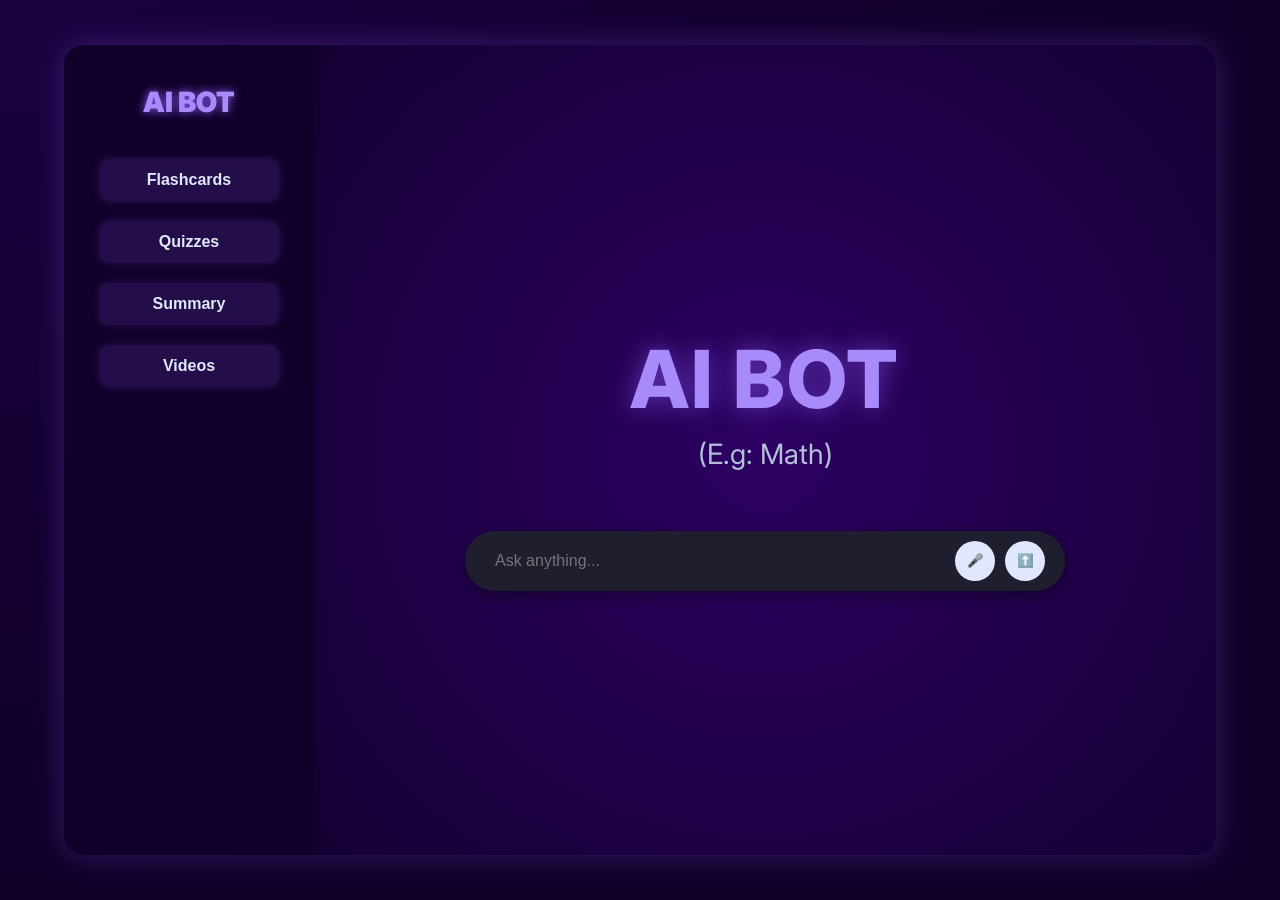
<file: stu_edupage2.html>
<!DOCTYPE html>
<html lang="en">
<head>
  <meta charset="UTF-8" />
    <meta name="viewport" content="width=device-width, initial-scale=1.0" />
      <title>AI BOT</title>
        <link
            href="https://fonts.googleapis.com/css2?family=Inter:wght@400;600;800&display=swap"
                rel="stylesheet"
                  />
                    <style>
                        /* ==========================================
                               TeachHub Color Theme Variables
                                      ========================================== */
                                          :root {
                                                --color-deep-purple: #0f0028;
                                                      --color-dark-accent: #2d0063;
                                                            --color-primary-glow: #8b5cf6;
                                                                  --color-secondary-glow: #a78bfa;
                                                                        --color-text-light: #e0e7ff;
                                                                              --color-text-muted: #b4bfd9;
                                                                                    --color-input-bg: #1e1e2f;
                                                                                          --color-send-bg: #e0e7ff;
                                                                                                --color-send-icon: #0f0028;
                                                                                                    }

                                                                                                        * {
                                                                                                              margin: 0;
                                                                                                                    padding: 0;
                                                                                                                          box-sizing: border-box;
                                                                                                                              }

                                                                                                                                  body {
                                                                                                                                        height: 100vh;
                                                                                                                                              font-family: "Inter", sans-serif;
                                                                                                                                                    background-color: var(--color-deep-purple);
                                                                                                                                                          background-image: radial-gradient(
                                                                                                                                                                  at top left,
                                                                                                                                                                          rgba(45, 0, 99, 0.4) 0%,
                                                                                                                                                                                  rgba(15, 0, 40, 0.8) 70%,
                                                                                                                                                                                          var(--color-deep-purple) 100%
                                                                                                                                                                                                );
                                                                                                                                                                                                      color: var(--color-text-light);
                                                                                                                                                                                                            display: flex;
                                                                                                                                                                                                                  justify-content: center;
                                                                                                                                                                                                                        align-items: center;
                                                                                                                                                                                                                            }

                                                                                                                                                                                                                                .app-layout {
                                                                                                                                                                                                                                      display: flex;
                                                                                                                                                                                                                                            width: 90%;
                                                                                                                                                                                                                                                  height: 90vh;
                                                                                                                                                                                                                                                        border-radius: 20px;
                                                                                                                                                                                                                                                              overflow: hidden;
                                                                                                                                                                                                                                                                    background: var(--color-dark-accent);
                                                                                                                                                                                                                                                                          box-shadow: 0 0 30px rgba(139, 92, 246, 0.3),
                                                                                                                                                                                                                                                                                            inset 0 0 30px rgba(45, 0, 99, 0.6);
                                                                                                                                                                                                                                                                                                }

                                                                                                                                                                                                                                                                                                    /* Sidebar */
                                                                                                                                                                                                                                                                                                        .sidebar {
                                                                                                                                                                                                                                                                                                              width: 250px;
                                                                                                                                                                                                                                                                                                                    background: rgba(15, 0, 40, 0.95);
                                                                                                                                                                                                                                                                                                                          display: flex;
                                                                                                                                                                                                                                                                                                                                flex-direction: column;
                                                                                                                                                                                                                                                                                                                                      align-items: center;
                                                                                                                                                                                                                                                                                                                                            padding: 40px 0;
                                                                                                                                                                                                                                                                                                                                                  gap: 40px;
                                                                                                                                                                                                                                                                                                                                                        box-shadow: 3px 0 15px rgba(0, 0, 0, 0.4);
                                                                                                                                                                                                                                                                                                                                                            }

                                                                                                                                                                                                                                                                                                                                                                .logo {
                                                                                                                                                                                                                                                                                                                                                                      font-size: 28px;
                                                                                                                                                                                                                                                                                                                                                                            font-weight: 900;
                                                                                                                                                                                                                                                                                                                                                                                  color: var(--color-secondary-glow);
                                                                                                                                                                                                                                                                                                                                                                                        text-shadow: 0 0 10px var(--color-primary-glow);
                                                                                                                                                                                                                                                                                                                                                                                            }

                                                                                                                                                                                                                                                                                                                                                                                                .menu {
                                                                                                                                                                                                                                                                                                                                                                                                      display: flex;
                                                                                                                                                                                                                                                                                                                                                                                                            flex-direction: column;
                                                                                                                                                                                                                                                                                                                                                                                                                  gap: 20px;
                                                                                                                                                                                                                                                                                                                                                                                                                      }

                                                                                                                                                                                                                                                                                                                                                                                                                          .menu button {
                                                                                                                                                                                                                                                                                                                                                                                                                                width: 180px;
                                                                                                                                                                                                                                                                                                                                                                                                                                      padding: 12px;
                                                                                                                                                                                                                                                                                                                                                                                                                                            border: none;
                                                                                                                                                                                                                                                                                                                                                                                                                                                  border-radius: 10px;
                                                                                                                                                                                                                                                                                                                                                                                                                                                        background: rgba(139, 92, 246, 0.15);
                                                                                                                                                                                                                                                                                                                                                                                                                                                              color: var(--color-text-light);
                                                                                                                                                                                                                                                                                                                                                                                                                                                                    font-size: 16px;
                                                                                                                                                                                                                                                                                                                                                                                                                                                                          cursor: pointer;
                                                                                                                                                                                                                                                                                                                                                                                                                                                                                font-weight: 600;
                                                                                                                                                                                                                                                                                                                                                                                                                                                                                      transition: all 0.3s ease;
                                                                                                                                                                                                                                                                                                                                                                                                                                                                                            box-shadow: 0 0 10px rgba(139, 92, 246, 0.2);
                                                                                                                                                                                                                                                                                                                                                                                                                                                                                                }

                                                                                                                                                                                                                                                                                                                                                                                                                                                                                                    .menu button:hover {
                                                                                                                                                                                                                                                                                                                                                                                                                                                                                                          background: var(--color-primary-glow);
                                                                                                                                                                                                                                                                                                                                                                                                                                                                                                                color: var(--color-deep-purple);
                                                                                                                                                                                                                                                                                                                                                                                                                                                                                                                      transform: translateY(-2px);
                                                                                                                                                                                                                                                                                                                                                                                                                                                                                                                            box-shadow: 0 0 20px var(--color-secondary-glow);
                                                                                                                                                                                                                                                                                                                                                                                                                                                                                                                                }

                                                                                                                                                                                                                                                                                                                                                                                                                                                                                                                                    /* Main Section */
                                                                                                                                                                                                                                                                                                                                                                                                                                                                                                                                        .main {
                                                                                                                                                                                                                                                                                                                                                                                                                                                                                                                                              flex: 1;
                                                                                                                                                                                                                                                                                                                                                                                                                                                                                                                                                    display: flex;
                                                                                                                                                                                                                                                                                                                                                                                                                                                                                                                                                          justify-content: center;
                                                                                                                                                                                                                                                                                                                                                                                                                                                                                                                                                                align-items: center;
                                                                                                                                                                                                                                                                                                                                                                                                                                                                                                                                                                      background: radial-gradient(
                                                                                                                                                                                                                                                                                                                                                                                                                                                                                                                                                                              circle at center,
                                                                                                                                                                                                                                                                                                                                                                                                                                                                                                                                                                                      rgba(45, 0, 99, 0.5),
                                                                                                                                                                                                                                                                                                                                                                                                                                                                                                                                                                                              rgba(15, 0, 40, 0.8)
                                                                                                                                                                                                                                                                                                                                                                                                                                                                                                                                                                                                    );
                                                                                                                                                                                                                                                                                                                                                                                                                                                                                                                                                                                                          position: relative;
                                                                                                                                                                                                                                                                                                                                                                                                                                                                                                                                                                                                                flex-direction: column;
                                                                                                                                                                                                                                                                                                                                                                                                                                                                                                                                                                                                                    }

                                                                                                                                                                                                                                                                                                                                                                                                                                                                                                                                                                                                                        .center-content {
                                                                                                                                                                                                                                                                                                                                                                                                                                                                                                                                                                                                                              text-align: center;
                                                                                                                                                                                                                                                                                                                                                                                                                                                                                                                                                                                                                                    padding: 20px;
                                                                                                                                                                                                                                                                                                                                                                                                                                                                                                                                                                                                                                        }

                                                                                                                                                                                                                                                                                                                                                                                                                                                                                                                                                                                                                                            .center-content h1 {
                                                                                                                                                                                                                                                                                                                                                                                                                                                                                                                                                                                                                                                  font-size: 80px;
                                                                                                                                                                                                                                                                                                                                                                                                                                                                                                                                                                                                                                                        font-weight: 800;
                                                                                                                                                                                                                                                                                                                                                                                                                                                                                                                                                                                                                                                              color: var(--color-secondary-glow);
                                                                                                                                                                                                                                                                                                                                                                                                                                                                                                                                                                                                                                                                    text-shadow: 0 0 25px rgba(139, 92, 246, 0.6);
                                                                                                                                                                                                                                                                                                                                                                                                                                                                                                                                                                                                                                                                          letter-spacing: 2px;
                                                                                                                                                                                                                                                                                                                                                                                                                                                                                                                                                                                                                                                                              }

                                                                                                                                                                                                                                                                                                                                                                                                                                                                                                                                                                                                                                                                                  .subtitle {
                                                                                                                                                                                                                                                                                                                                                                                                                                                                                                                                                                                                                                                                                        font-size: 28px;
                                                                                                                                                                                                                                                                                                                                                                                                                                                                                                                                                                                                                                                                                              color: var(--color-text-muted);
                                                                                                                                                                                                                                                                                                                                                                                                                                                                                                                                                                                                                                                                                                    margin-top: 10px;
                                                                                                                                                                                                                                                                                                                                                                                                                                                                                                                                                                                                                                                                                                        }

                                                                                                                                                                                                                                                                                                                                                                                                                                                                                                                                                                                                                                                                                                            /* ==========================================
                                                                                                                                                                                                                                                                                                                                                                                                                                                                                                                                                                                                                                                                                                                   Chat Input Box (Ask Anything)
                                                                                                                                                                                                                                                                                                                                                                                                                                                                                                                                                                                                                                                                                                                          ========================================== */
                                                                                                                                                                                                                                                                                                                                                                                                                                                                                                                                                                                                                                                                                                                              .chat-input-box {
                                                                                                                                                                                                                                                                                                                                                                                                                                                                                                                                                                                                                                                                                                                                    display: flex;
                                                                                                                                                                                                                                                                                                                                                                                                                                                                                                                                                                                                                                                                                                                                          align-items: center;
                                                                                                                                                                                                                                                                                                                                                                                                                                                                                                                                                                                                                                                                                                                                                background-color: var(--color-input-bg);
                                                                                                                                                                                                                                                                                                                                                                                                                                                                                                                                                                                                                                                                                                                                                      border-radius: 40px;
                                                                                                                                                                                                                                                                                                                                                                                                                                                                                                                                                                                                                                                                                                                                                            padding: 10px 20px;
                                                                                                                                                                                                                                                                                                                                                                                                                                                                                                                                                                                                                                                                                                                                                                  width: 80%;
                                                                                                                                                                                                                                                                                                                                                                                                                                                                                                                                                                                                                                                                                                                                                                        max-width: 600px;
                                                                                                                                                                                                                                                                                                                                                                                                                                                                                                                                                                                                                                                                                                                                                                              margin-top: 40px;
                                                                                                                                                                                                                                                                                                                                                                                                                                                                                                                                                                                                                                                                                                                                                                                    box-shadow: 0 4px 15px rgba(0, 0, 0, 0.4);
                                                                                                                                                                                                                                                                                                                                                                                                                                                                                                                                                                                                                                                                                                                                                                                          transition: box-shadow 0.3s ease;
                                                                                                                                                                                                                                                                                                                                                                                                                                                                                                                                                                                                                                                                                                                                                                                              }

                                                                                                                                                                                                                                                                                                                                                                                                                                                                                                                                                                                                                                                                                                                                                                                                  .chat-input-box:focus-within {
                                                                                                                                                                                                                                                                                                                                                                                                                                                                                                                                                                                                                                                                                                                                                                                                        box-shadow: 0 0 20px rgba(139, 92, 246, 0.6);
                                                                                                                                                                                                                                                                                                                                                                                                                                                                                                                                                                                                                                                                                                                                                                                                            }

                                                                                                                                                                                                                                                                                                                                                                                                                                                                                                                                                                                                                                                                                                                                                                                                                .chat-input-box input {
                                                                                                                                                                                                                                                                                                                                                                                                                                                                                                                                                                                                                                                                                                                                                                                                                      flex: 1;
                                                                                                                                                                                                                                                                                                                                                                                                                                                                                                                                                                                                                                                                                                                                                                                                                            background: transparent;
                                                                                                                                                                                                                                                                                                                                                                                                                                                                                                                                                                                                                                                                                                                                                                                                                                  border: none;
                                                                                                                                                                                                                                                                                                                                                                                                                                                                                                                                                                                                                                                                                                                                                                                                                                        outline: none;
                                                                                                                                                                                                                                                                                                                                                                                                                                                                                                                                                                                                                                                                                                                                                                                                                                              color: var(--color-text-light);
                                                                                                                                                                                                                                                                                                                                                                                                                                                                                                                                                                                                                                                                                                                                                                                                                                                    font-size: 1em;
                                                                                                                                                                                                                                                                                                                                                                                                                                                                                                                                                                                                                                                                                                                                                                                                                                                          padding: 10px;
                                                                                                                                                                                                                                                                                                                                                                                                                                                                                                                                                                                                                                                                                                                                                                                                                                                              }

                                                                                                                                                                                                                                                                                                                                                                                                                                                                                                                                                                                                                                                                                                                                                                                                                                                                  .chat-input-box button {
                                                                                                                                                                                                                                                                                                                                                                                                                                                                                                                                                                                                                                                                                                                                                                                                                                                                        background: var(--color-send-bg);
                                                                                                                                                                                                                                                                                                                                                                                                                                                                                                                                                                                                                                                                                                                                                                                                                                                                              color: var(--color-send-icon);
                                                                                                                                                                                                                                                                                                                                                                                                                                                                                                                                                                                                                                                                                                                                                                                                                                                                                    border: none;
                                                                                                                                                                                                                                                                                                                                                                                                                                                                                                                                                                                                                                                                                                                                                                                                                                                                                          border-radius: 50%;
                                                                                                                                                                                                                                                                                                                                                                                                                                                                                                                                                                                                                                                                                                                                                                                                                                                                                                width: 40px;
                                                                                                                                                                                                                                                                                                                                                                                                                                                                                                                                                                                                                                                                                                                                                                                                                                                                                                      height: 40px;
                                                                                                                                                                                                                                                                                                                                                                                                                                                                                                                                                                                                                                                                                                                                                                                                                                                                                                            display: flex;
                                                                                                                                                                                                                                                                                                                                                                                                                                                                                                                                                                                                                                                                                                                                                                                                                                                                                                                  align-items: center;
                                                                                                                                                                                                                                                                                                                                                                                                                                                                                                                                                                                                                                                                                                                                                                                                                                                                                                                        justify-content: center;
                                                                                                                                                                                                                                                                                                                                                                                                                                                                                                                                                                                                                                                                                                                                                                                                                                                                                                                              cursor: pointer;
                                                                                                                                                                                                                                                                                                                                                                                                                                                                                                                                                                                                                                                                                                                                                                                                                                                                                                                                    transition: all 0.3s ease;
                                                                                                                                                                                                                                                                                                                                                                                                                                                                                                                                                                                                                                                                                                                                                                                                                                                                                                                                          margin-left: 10px;
                                                                                                                                                                                                                                                                                                                                                                                                                                                                                                                                                                                                                                                                                                                                                                                                                                                                                                                                              }

                                                                                                                                                                                                                                                                                                                                                                                                                                                                                                                                                                                                                                                                                                                                                                                                                                                                                                                                                  .chat-input-box button:hover {
                                                                                                                                                                                                                                                                                                                                                                                                                                                                                                                                                                                                                                                                                                                                                                                                                                                                                                                                                        background: var(--color-secondary-glow);
                                                                                                                                                                                                                                                                                                                                                                                                                                                                                                                                                                                                                                                                                                                                                                                                                                                                                                                                                              color: var(--color-deep-purple);
                                                                                                                                                                                                                                                                                                                                                                                                                                                                                                                                                                                                                                                                                                                                                                                                                                                                                                                                                                  }

                                                                                                                                                                                                                                                                                                                                                                                                                                                                                                                                                                                                                                                                                                                                                                                                                                                                                                                                                                      .icon {
                                                                                                                                                                                                                                                                                                                                                                                                                                                                                                                                                                                                                                                                                                                                                                                                                                                                                                                                                                            font-size: 18px;
                                                                                                                                                                                                                                                                                                                                                                                                                                                                                                                                                                                                                                                                                                                                                                                                                                                                                                                                                                                }

                                                                                                                                                                                                                                                                                                                                                                                                                                                                                                                                                                                                                                                                                                                                                                                                                                                                                                                                                                                    /* Responsive */
                                                                                                                                                                                                                                                                                                                                                                                                                                                                                                                                                                                                                                                                                                                                                                                                                                                                                                                                                                                        @media (max-width: 768px) {
                                                                                                                                                                                                                                                                                                                                                                                                                                                                                                                                                                                                                                                                                                                                                                                                                                                                                                                                                                                              .app-layout {
                                                                                                                                                                                                                                                                                                                                                                                                                                                                                                                                                                                                                                                                                                                                                                                                                                                                                                                                                                                                      flex-direction: column;
                                                                                                                                                                                                                                                                                                                                                                                                                                                                                                                                                                                                                                                                                                                                                                                                                                                                                                                                                                                                              height: auto;
                                                                                                                                                                                                                                                                                                                                                                                                                                                                                                                                                                                                                                                                                                                                                                                                                                                                                                                                                                                                                    }

                                                                                                                                                                                                                                                                                                                                                                                                                                                                                                                                                                                                                                                                                                                                                                                                                                                                                                                                                                                                                          .sidebar {
                                                                                                                                                                                                                                                                                                                                                                                                                                                                                                                                                                                                                                                                                                                                                                                                                                                                                                                                                                                                                                  width: 100%;
                                                                                                                                                                                                                                                                                                                                                                                                                                                                                                                                                                                                                                                                                                                                                                                                                                                                                                                                                                                                                                          flex-direction: row;
                                                                                                                                                                                                                                                                                                                                                                                                                                                                                                                                                                                                                                                                                                                                                                                                                                                                                                                                                                                                                                                  justify-content: center;
                                                                                                                                                                                                                                                                                                                                                                                                                                                                                                                                                                                                                                                                                                                                                                                                                                                                                                                                                                                                                                                          flex-wrap: wrap;
                                                                                                                                                                                                                                                                                                                                                                                                                                                                                                                                                                                                                                                                                                                                                                                                                                                                                                                                                                                                                                                                }

                                                                                                                                                                                                                                                                                                                                                                                                                                                                                                                                                                                                                                                                                                                                                                                                                                                                                                                                                                                                                                                                      .menu {
                                                                                                                                                                                                                                                                                                                                                                                                                                                                                                                                                                                                                                                                                                                                                                                                                                                                                                                                                                                                                                                                              flex-direction: row;
                                                                                                                                                                                                                                                                                                                                                                                                                                                                                                                                                                                                                                                                                                                                                                                                                                                                                                                                                                                                                                                                                      flex-wrap: wrap;
                                                                                                                                                                                                                                                                                                                                                                                                                                                                                                                                                                                                                                                                                                                                                                                                                                                                                                                                                                                                                                                                                              justify-content: center;
                                                                                                                                                                                                                                                                                                                                                                                                                                                                                                                                                                                                                                                                                                                                                                                                                                                                                                                                                                                                                                                                                                    }

                                                                                                                                                                                                                                                                                                                                                                                                                                                                                                                                                                                                                                                                                                                                                                                                                                                                                                                                                                                                                                                                                                          .menu button {
                                                                                                                                                                                                                                                                                                                                                                                                                                                                                                                                                                                                                                                                                                                                                                                                                                                                                                                                                                                                                                                                                                                  width: 130px;
                                                                                                                                                                                                                                                                                                                                                                                                                                                                                                                                                                                                                                                                                                                                                                                                                                                                                                                                                                                                                                                                                                                          font-size: 14px;
                                                                                                                                                                                                                                                                                                                                                                                                                                                                                                                                                                                                                                                                                                                                                                                                                                                                                                                                                                                                                                                                                                                                }

                                                                                                                                                                                                                                                                                                                                                                                                                                                                                                                                                                                                                                                                                                                                                                                                                                                                                                                                                                                                                                                                                                                                      .center-content h1 {
                                                                                                                                                                                                                                                                                                                                                                                                                                                                                                                                                                                                                                                                                                                                                                                                                                                                                                                                                                                                                                                                                                                                              font-size: 50px;
                                                                                                                                                                                                                                                                                                                                                                                                                                                                                                                                                                                                                                                                                                                                                                                                                                                                                                                                                                                                                                                                                                                                                    }

                                                                                                                                                                                                                                                                                                                                                                                                                                                                                                                                                                                                                                                                                                                                                                                                                                                                                                                                                                                                                                                                                                                                                          .chat-input-box {
                                                                                                                                                                                                                                                                                                                                                                                                                                                                                                                                                                                                                                                                                                                                                                                                                                                                                                                                                                                                                                                                                                                                                                  width: 90%;
                                                                                                                                                                                                                                                                                                                                                                                                                                                                                                                                                                                                                                                                                                                                                                                                                                                                                                                                                                                                                                                                                                                                                                        }
                                                                                                                                                                                                                                                                                                                                                                                                                                                                                                                                                                                                                                                                                                                                                                                                                                                                                                                                                                                                                                                                                                                                                                            }
                                                                                                                                                                                                                                                                                                                                                                                                                                                                                                                                                                                                                                                                                                                                                                                                                                                                                                                                                                                                                                                                                                                                                                              </style>
                                                                                                                                                                                                                                                                                                                                                                                                                                                                                                                                                                                                                                                                                                                                                                                                                                                                                                                                                                                                                                                                                                                                                                              </head>

                                                                                                                                                                                                                                                                                                                                                                                                                                                                                                                                                                                                                                                                                                                                                                                                                                                                                                                                                                                                                                                                                                                                                                              <body>
                                                                                                                                                                                                                                                                                                                                                                                                                                                                                                                                                                                                                                                                                                                                                                                                                                                                                                                                                                                                                                                                                                                                                                                <div class="app-layout">
                                                                                                                                                                                                                                                                                                                                                                                                                                                                                                                                                                                                                                                                                                                                                                                                                                                                                                                                                                                                                                                                                                                                                                                    <!-- Sidebar -->
                                                                                                                                                                                                                                                                                                                                                                                                                                                                                                                                                                                                                                                                                                                                                                                                                                                                                                                                                                                                                                                                                                                                                                                        <aside class="sidebar">
                                                                                                                                                                                                                                                                                                                                                                                                                                                                                                                                                                                                                                                                                                                                                                                                                                                                                                                                                                                                                                                                                                                                                                                              <h2 class="logo">AI BOT</h2>
                                                                                                                                                                                                                                                                                                                                                                                                                                                                                                                                                                                                                                                                                                                                                                                                                                                                                                                                                                                                                                                                                                                                                                                                    <nav class="menu">
                                                                                                                                                                                                                                                                                                                                                                                                                                                                                                                                                                                                                                                                                                                                                                                                                                                                                                                                                                                                                                                                                                                                                                                                            <button>Flashcards</button>
                                                                                                                                                                                                                                                                                                                                                                                                                                                                                                                                                                                                                                                                                                                                                                                                                                                                                                                                                                                                                                                                                                                                                                                                                    <button>Quizzes</button>
                                                                                                                                                                                                                                                                                                                                                                                                                                                                                                                                                                                                                                                                                                                                                                                                                                                                                                                                                                                                                                                                                                                                                                                                                            <button>Summary</button>
                                                                                                                                                                                                                                                                                                                                                                                                                                                                                                                                                                                                                                                                                                                                                                                                                                                                                                                                                                                                                                                                                                                                                                                                                                    <button>Videos</button>
                                                                                                                                                                                                                                                                                                                                                                                                                                                                                                                                                                                                                                                                                                                                                                                                                                                                                                                                                                                                                                                                                                                                                                                                                                          </nav>
                                                                                                                                                                                                                                                                                                                                                                                                                                                                                                                                                                                                                                                                                                                                                                                                                                                                                                                                                                                                                                                                                                                                                                                                                                              </aside>

                                                                                                                                                                                                                                                                                                                                                                                                                                                                                                                                                                                                                                                                                                                                                                                                                                                                                                                                                                                                                                                                                                                                                                                                                                                  <!-- Main Content -->
                                                                                                                                                                                                                                                                                                                                                                                                                                                                                                                                                                                                                                                                                                                                                                                                                                                                                                                                                                                                                                                                                                                                                                                                                                                      <main class="main">
                                                                                                                                                                                                                                                                                                                                                                                                                                                                                                                                                                                                                                                                                                                                                                                                                                                                                                                                                                                                                                                                                                                                                                                                                                                            <div class="center-content">
                                                                                                                                                                                                                                                                                                                                                                                                                                                                                                                                                                                                                                                                                                                                                                                                                                                                                                                                                                                                                                                                                                                                                                                                                                                                    <h1>AI BOT</h1>
                                                                                                                                                                                                                                                                                                                                                                                                                                                                                                                                                                                                                                                                                                                                                                                                                                                                                                                                                                                                                                                                                                                                                                                                                                                                            <p class="subtitle">(E.g: Math)</p>
                                                                                                                                                                                                                                                                                                                                                                                                                                                                                                                                                                                                                                                                                                                                                                                                                                                                                                                                                                                                                                                                                                                                                                                                                                                                                  </div>

                                                                                                                                                                                                                                                                                                                                                                                                                                                                                                                                                                                                                                                                                                                                                                                                                                                                                                                                                                                                                                                                                                                                                                                                                                                                                        <!-- ChatGPT-like Input Box -->
                                                                                                                                                                                                                                                                                                                                                                                                                                                                                                                                                                                                                                                                                                                                                                                                                                                                                                                                                                                                                                                                                                                                                                                                                                                                                              <div class="chat-input-box">
                                                                                                                                                                                                                                                                                                                                                                                                                                                                                                                                                                                                                                                                                                                                                                                                                                                                                                                                                                                                                                                                                                                                                                                                                                                                                                      <input type="text" placeholder="Ask anything..." />
                                                                                                                                                                                                                                                                                                                                                                                                                                                                                                                                                                                                                                                                                                                                                                                                                                                                                                                                                                                                                                                                                                                                                                                                                                                                                                              <button title="Voice Input">
                                                                                                                                                                                                                                                                                                                                                                                                                                                                                                                                                                                                                                                                                                                                                                                                                                                                                                                                                                                                                                                                                                                                                                                                                                                                                                                        🎤
                                                                                                                                                                                                                                                                                                                                                                                                                                                                                                                                                                                                                                                                                                                                                                                                                                                                                                                                                                                                                                                                                                                                                                                                                                                                                                                                </button>
                                                                                                                                                                                                                                                                                                                                                                                                                                                                                                                                                                                                                                                                                                                                                                                                                                                                                                                                                                                                                                                                                                                                                                                                                                                                                                                                        <button title="Send">
                                                                                                                                                                                                                                                                                                                                                                                                                                                                                                                                                                                                                                                                                                                                                                                                                                                                                                                                                                                                                                                                                                                                                                                                                                                                                                                                                  ⬆️
                                                                                                                                                                                                                                                                                                                                                                                                                                                                                                                                                                                                                                                                                                                                                                                                                                                                                                                                                                                                                                                                                                                                                                                                                                                                                                                                                          </button>
                                                                                                                                                                                                                                                                                                                                                                                                                                                                                                                                                                                                                                                                                                                                                                                                                                                                                                                                                                                                                                                                                                                                                                                                                                                                                                                                                                </div>
                                                                                                                                                                                                                                                                                                                                                                                                                                                                                                                                                                                                                                                                                                                                                                                                                                                                                                                                                                                                                                                                                                                                                                                                                                                                                                                                                                    </main>
                                                                                                                                                                                                                                                                                                                                                                                                                                                                                                                                                                                                                                                                                                                                                                                                                                                                                                                                                                                                                                                                                                                                                                                                                                                                                                                                                                      </div>
                                                                                                                                                                                                                                                                                                                                                                                                                                                                                                                                                                                                                                                                                                                                                                                                                                                                                                                                                                                                                                                                                                                                                                                                                                                                                                                                                                      
                                                                                                                                                                                                                                                                                                                                                                                                                                                                                                                                                                                                                                                                                                                                                                                                                                                                                                                                                                                                                                                                                                                                                                                                                                                                                                                                                                      </body>
                                                                                                                                                                                                                                                                                                                                                                                                                                                                                                                                                                                                                                                                                                                                                                                                                                                                                                                                                                                                                                                                                                                                                                                                                                                                                                                                                                      </html>
</file>
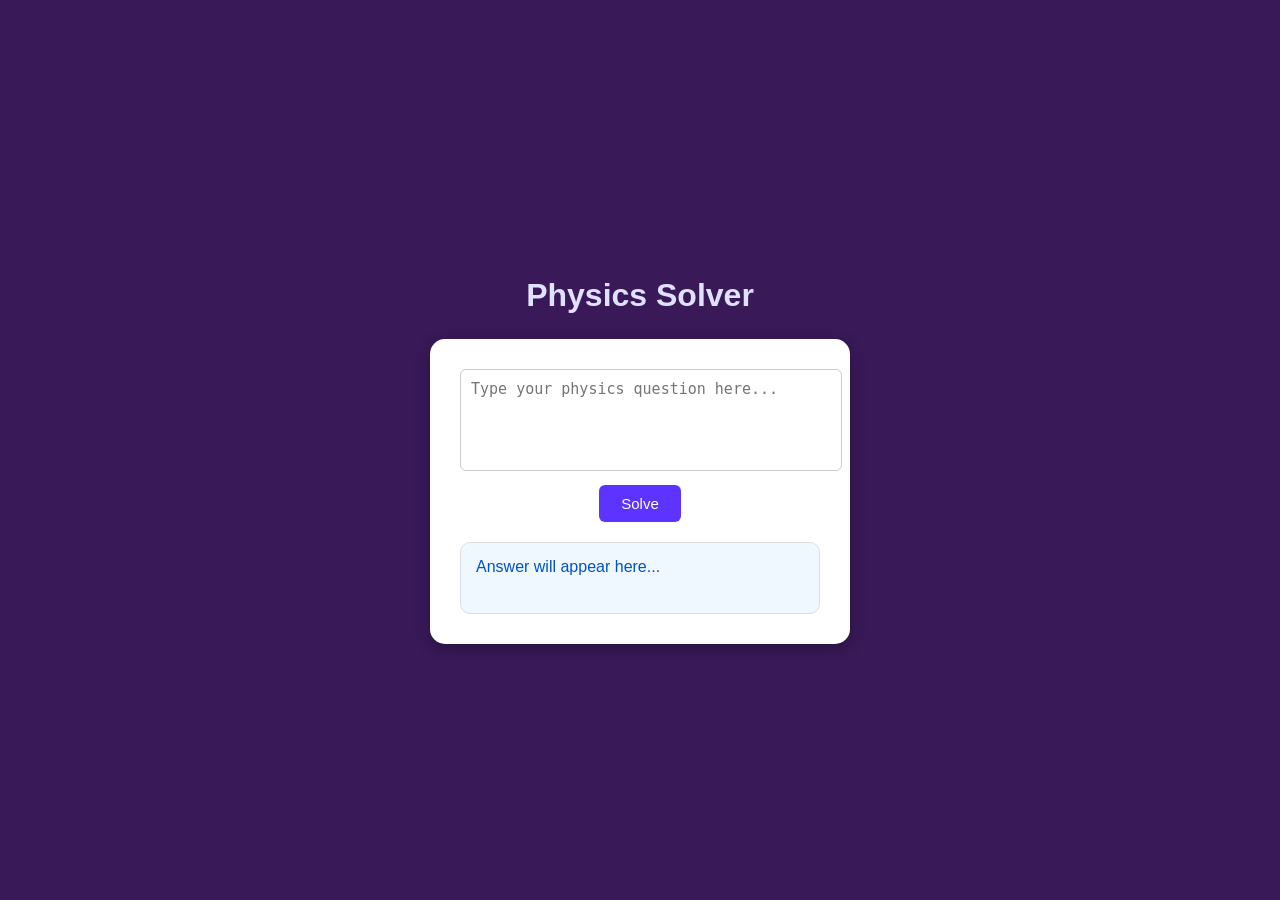
<file: stu_edupage3.html>
<!DOCTYPE html>
<html lang="en">
<head>
  <meta charset="UTF-8" />
  <meta name="viewport" content="width=device-width, initial-scale=1.0" />
  <title>TeachHub - Math AI</title>
  <link rel="icon" type="image/png" href="logo1.png" />

  <style>
    /* ===== Dark Purple Math AI Page Styles ===== */
    body {
      font-family: 'Poppins', Arial, sans-serif;
      background: rgba(36, 0, 70, 0.9); /* Dark purple */
      display: flex;
      flex-direction: column;
      align-items: center;
      justify-content: center;
      height: 100vh;
      margin: 0;
      color: #fff;
    }

    h1 {
      margin-bottom: 25px;
      color: #e0e0ff;
    }

    .math-box {
      background: #fff;
      padding: 30px;
      border-radius: 15px;
      box-shadow: 0 4px 15px rgba(0, 0, 0, 0.3);
      text-align: center;
      width: 360px;
      color: #000;
    }

    textarea {
      width: 100%;
      height: 80px;
      padding: 10px;
      border: 1px solid #ccc;
      border-radius: 6px;
      margin-bottom: 10px;
      resize: none;
      font-size: 15px;
    }

    button {
      background-color: #5c33ff;
      color: white;
      border: none;
      border-radius: 6px;
      padding: 10px 22px;
      cursor: pointer;
      font-size: 15px;
      transition: background 0.25s, transform 0.2s;
    }

    button:hover {
      background-color: #3d1dba;
      transform: translateY(-2px);
    }

    .output {
      margin-top: 20px;
      padding: 15px;
      background: #f0f8ff;
      border-radius: 10px;
      border: 1px solid #ddd;
      font-size: 16px;
      min-height: 40px;
      text-align: left;
      word-wrap: break-word;
      color: #0052cc;
    }
  </style>
</head>

<body>
  <h1>Physics Solver</h1>

  <div class="math-box">
    <textarea id="question" placeholder="Type your physics question here..."></textarea>
    <button onclick="solveMath()">Solve</button>
    <div class="output" id="result">Answer will appear here...</div>
  </div>

  <script>
    async function solveMath() {
      const input = document.getElementById("question").value.trim();
      const output = document.getElementById("result");

      if (!input) {
        output.innerText = "Please enter a physics question.";
        return;
      }

      output.innerText = "Thinking...";

      try {
        // Replace this with your AI backend endpoint
        const res = await fetch('/api/solve', {
          method: 'POST',
          headers: { 'Content-Type': 'application/json' },
          body: JSON.stringify({ question: input })
        });

        if (!res.ok) throw new Error('AI request failed');

        const data = await res.json();
        output.innerHTML = "<pre>" + data.answer + "</pre>";

      } catch (error) {
        output.innerText = "⚠️ Error.";
      }
    }
  </script>
</body>
</html>
</file>
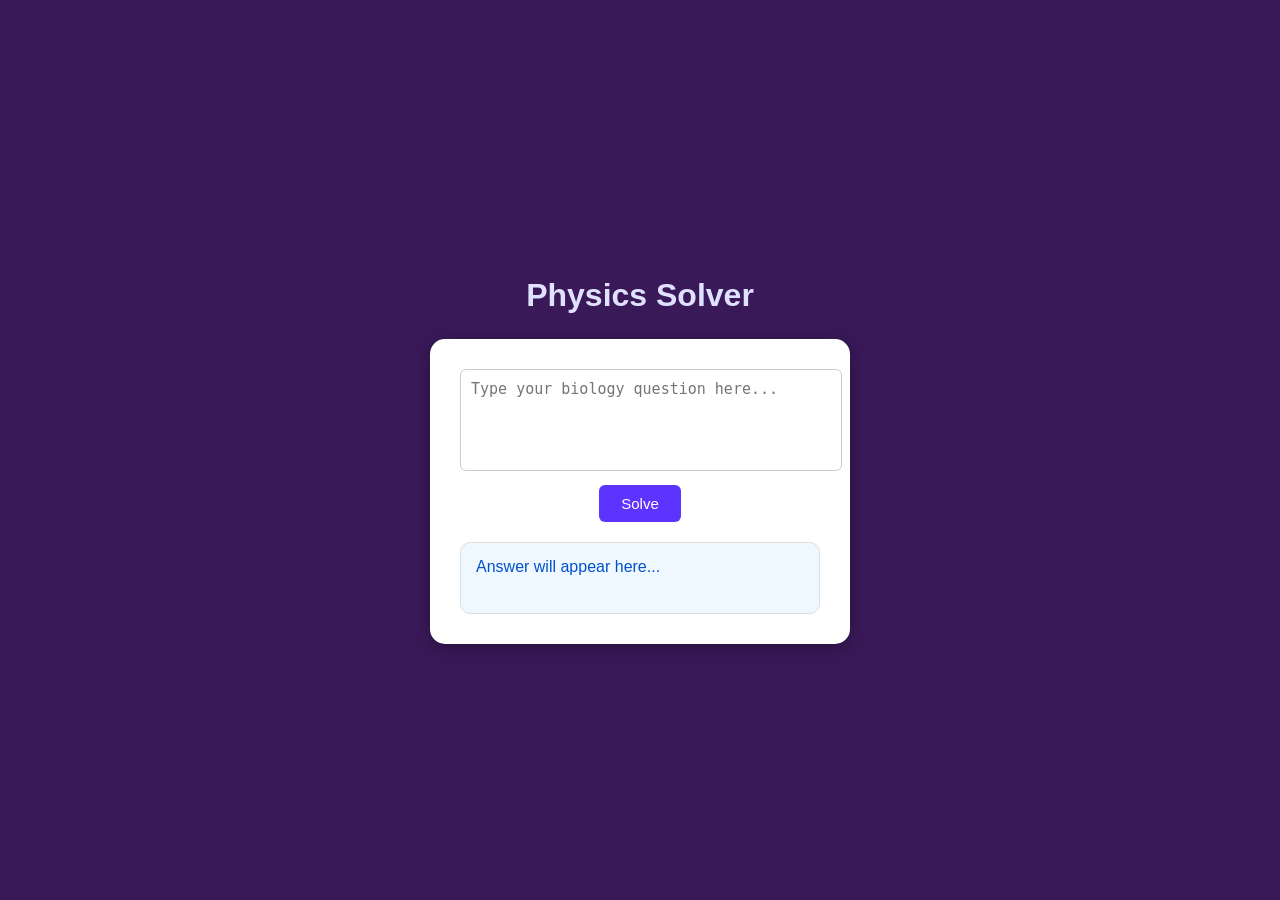
<file: stu_edupage4.html>
<!DOCTYPE html>
<html lang="en">
<head>
  <meta charset="UTF-8" />
  <meta name="viewport" content="width=device-width, initial-scale=1.0" />
  <title>TeachHub - Math AI</title>
  <link rel="icon" type="image/png" href="logo1.png" />

  <style>
    /* ===== Dark Purple Math AI Page Styles ===== */
    body {
      font-family: 'Poppins', Arial, sans-serif;
      background: rgba(36, 0, 70, 0.9); /* Dark purple */
      display: flex;
      flex-direction: column;
      align-items: center;
      justify-content: center;
      height: 100vh;
      margin: 0;
      color: #fff;
    }

    h1 {
      margin-bottom: 25px;
      color: #e0e0ff;
    }

    .math-box {
      background: #fff;
      padding: 30px;
      border-radius: 15px;
      box-shadow: 0 4px 15px rgba(0, 0, 0, 0.3);
      text-align: center;
      width: 360px;
      color: #000;
    }

    textarea {
      width: 100%;
      height: 80px;
      padding: 10px;
      border: 1px solid #ccc;
      border-radius: 6px;
      margin-bottom: 10px;
      resize: none;
      font-size: 15px;
    }

    button {
      background-color: #5c33ff;
      color: white;
      border: none;
      border-radius: 6px;
      padding: 10px 22px;
      cursor: pointer;
      font-size: 15px;
      transition: background 0.25s, transform 0.2s;
    }

    button:hover {
      background-color: #3d1dba;
      transform: translateY(-2px);
    }

    .output {
      margin-top: 20px;
      padding: 15px;
      background: #f0f8ff;
      border-radius: 10px;
      border: 1px solid #ddd;
      font-size: 16px;
      min-height: 40px;
      text-align: left;
      word-wrap: break-word;
      color: #0052cc;
    }
  </style>
</head>

<body>
  <h1>Physics Solver</h1>

  <div class="math-box">
    <textarea id="question" placeholder="Type your biology question here..."></textarea>
    <button onclick="solveMath()">Solve</button>
    <div class="output" id="result">Answer will appear here...</div>
  </div>

  <script>
    async function solveMath() {
      const input = document.getElementById("question").value.trim();
      const output = document.getElementById("result");

      if (!input) {
        output.innerText = "Please enter a biology question.";
        return;
      }

      output.innerText = "Thinking...";

      try {
        // Replace this with your AI backend endpoint
        const res = await fetch('/api/solve', {
          method: 'POST',
          headers: { 'Content-Type': 'application/json' },
          body: JSON.stringify({ question: input })
        });

        if (!res.ok) throw new Error('AI request failed');

        const data = await res.json();
        output.innerHTML = "<pre>" + data.answer + "</pre>";

      } catch (error) {
        output.innerText = "⚠️ Error.";
      }
    }
  </script>
</body>
</html>
</file>
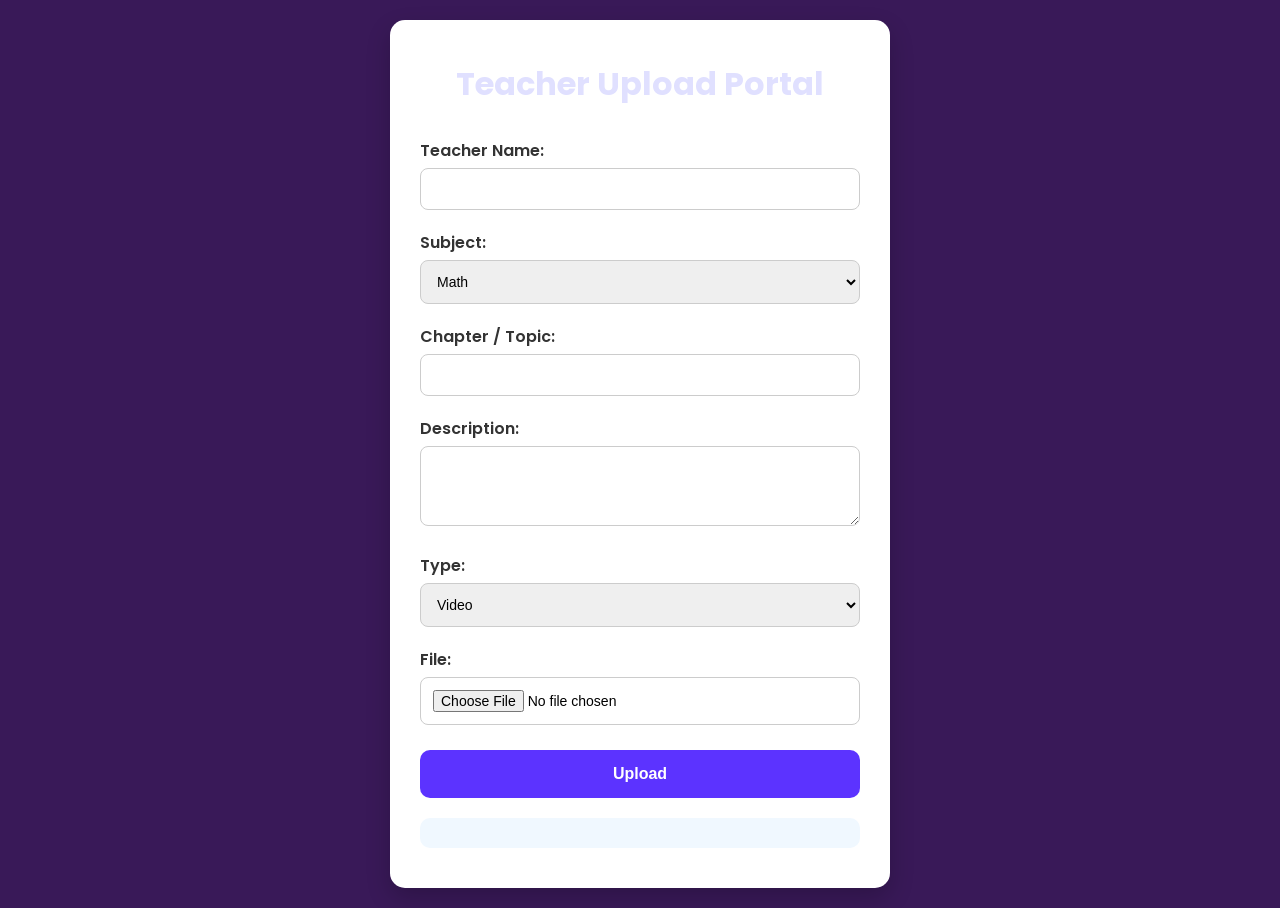
<file: techpage.html>
<!DOCTYPE html>
<html lang="en">
<head>
  <meta charset="utf-8" />
  <title>Teacher Upload Portal</title>
  <link href="https://fonts.googleapis.com/css2?family=Poppins:wght@400;600&display=swap" rel="stylesheet">
  <style>
    /* ===== Reset & Fonts ===== */
    * { box-sizing: border-box; margin: 0; padding: 0; }
    body {
      font-family: 'Poppins', sans-serif;
      background: rgba(36, 0, 70, 0.9); /* Darker semi-transparent purple */
      min-height: 100vh;
      display: flex;
      justify-content: center;
      align-items: center;
      padding: 20px;
    }

    /* ===== Container ===== */
    .container {
      background: #fff;
      padding: 40px 30px;
      border-radius: 15px;
      box-shadow: 0 10px 25px rgba(0,0,0,0.2);
      width: 100%;
      max-width: 500px;
    }

    h1 {
      text-align: center;
      margin-bottom: 30px;
      color: #e0e0ff; /* lighter purple text for contrast */
    }

    /* ===== Form Elements ===== */
    form label {
      display: block;
      font-weight: 600;
      margin-bottom: 5px;
      margin-top: 15px;
      color: #333;
    }

    form input[type="text"],
    form select,
    form textarea,
    form input[type="file"] {
      width: 100%;
      padding: 12px;
      border-radius: 8px;
      border: 1px solid #ccc;
      margin-bottom: 5px;
      font-size: 14px;
      transition: border 0.2s, box-shadow 0.2s;
    }

    form input:focus,
    form select:focus,
    form textarea:focus {
      outline: none;
      border-color: #5c33ff;
      box-shadow: 0 0 5px rgba(92,51,255,0.3);
    }

    textarea {
      resize: vertical;
      min-height: 80px;
    }

    button {
      width: 100%;
      background: #5c33ff; /* vibrant purple button */
      color: #fff;
      padding: 15px;
      margin-top: 20px;
      border: none;
      border-radius: 10px;
      font-size: 16px;
      font-weight: 600;
      cursor: pointer;
      transition: background 0.3s, transform 0.2s;
    }

    button:hover {
      background: #3d1dba;
      transform: translateY(-2px);
    }

    /* ===== Result Box ===== */
    #result {
      margin-top: 20px;
      padding: 15px;
      border-radius: 10px;
      background: #f0f8ff;
      font-size: 14px;
      color: #0052cc;
      word-wrap: break-word;
    }

    pre {
      white-space: pre-wrap;
      word-wrap: break-word;
      background: #e0f0ff;
      padding: 10px;
      border-radius: 8px;
      overflow-x: auto;
    }
  </style>
</head>
<body>

  <div class="container">
    <h1>Teacher Upload Portal</h1>

    <form id="teacher-upload-form">
      <label>Teacher Name:</label>
      <input type="text" name="teacher_name" required>

      <label>Subject:</label>
      <select name="subject" required>
        <option>Math</option>
        <option>Physics</option>
        <option>Chemistry</option>
        <option>Biology</option>
      </select>

      <label>Chapter / Topic:</label>
      <input type="text" name="chapter" required>

      <label>Description:</label>
      <textarea name="description" required></textarea>

      <label>Type:</label>
      <select name="type" required>
        <option value="video">Video</option>
        <option value="image">Image</option>
        <option value="document">Document</option>
      </select>

      <label>File:</label>
      <input type="file" name="file_upload" required>

      <button type="submit">Upload</button>
    </form>

    <div id="result"></div>
  </div>

  <script>
    const form = document.getElementById('teacher-upload-form');
    const result = document.getElementById('result');

    form.addEventListener('submit', async (e) => {
      e.preventDefault();
      result.textContent = 'Uploading...';

      const fd = new FormData(form);
      try {
        const res = await fetch('/api/upload', { method: 'POST', body: fd });
        const data = await res.json();
        if (!res.ok) throw new Error(data.error || 'Upload failed');
        result.innerHTML = 'Upload successful! <pre>' + JSON.stringify(data.resource, null, 2) + '</pre>';
        form.reset();
      } catch (err) {
        result.textContent = 'Error: ' + err.message;
      }
    });
  </script>

</body>
</html>
</file>
<file: style.css>
/* --- Global Styles & Body Cleanup --- */
body {
    font-family: 'Segoe UI', Tahoma, Geneva, Verdana, sans-serif;
    
    /* --- NEW DARK, GRADIENT BACKGROUND (Matching the provided image) --- */
    /* Use a very dark purple from your palette as the base (16, 0, 43) */
    background-color: rgba(16, 0, 43,0.7); 
    /* Create a subtle radial gradient for depth, making it darker towards corners */
    background-image: radial-gradient(
        at top left, 
        rgba(36, 0, 70, 0.4) 0%, /* Dark Primary with transparency */
        rgba(16, 0, 43, 0.8) 70%, /* Deepest Purple with transparency */
        rgb(16, 0, 43) 100% /* Deepest Purple solid at edges */
    );
    background-attachment: fixed; /* Ensures the gradient stays in place on scroll */
    /* --- END NEW DARK BACKGROUND --- */

    /* Set default text color to a light shade for contrast on dark background */
    color: rgb(224, 170, 255); /* Very Light Accent for general text */
    margin: 0; 
    line-height: 1.6; 
}

/* --- Main Header & Navigation --- */
.main-header {
    /* Use a slightly lighter dark purple for the header, with transparency for depth */
    background-color: rgba(36, 0, 70, 0.6); /* Dark Primary with some transparency */
    /* Stronger shadow for separation */
    box-shadow: 0 4px 10px rgba(0, 0, 0, 0.3); 
    padding: 15px 0;
    position: sticky; /* Make header stick to top */
    top: 0;
    z-index: 1000; /* Ensure header is above other content */
    backdrop-filter: blur(5px); /* Add a subtle blur effect for modern feel */
}

.container {
    max-width: 1200px;
    margin: 0 auto;
    padding: 0 20px;
}

.main-nav {
    display: flex; 
    justify-content: space-between; 
    align-items: center; 
}

/* --- Logo Styling --- */
.logo {
    font-size: 32px;
    font-weight: 800;
    /* Use a light accent color for the logo against the dark background */
    color: rgb(255,255,255); /* Lightest Accent */
    text-decoration: none;
    /* Add a subtle text shadow for a glowing effect, if desired */
    text-shadow: 0 0 8px rgba(199, 125, 255, 0.4);
}

/* --- Navigation Links Styling --- */
.nav-links {
    list-style: none; 
    display: flex; 
    gap: 30px; 
    margin-left: auto; 
}

.nav-links a {
    /* Use a lighter purple for nav links (157, 78, 221) */
    color: rgb(157, 78, 221); 
    text-decoration: none;
    font-size: 14px;
    padding: 10px 0; 
    transition: color 0.3s, border-color 0.3s;
    font-weight: 600;
}

.nav-links a:hover {
    /* Main Link/Hover color (90, 24, 154) but brighter for hover */
    color: rgb(224, 170, 255); /* Very Light Accent for strong hover */
}

/* Active/Current Link Styling */
.nav-links a.active {
    /* Use a bright color for active link text */
    color: rgb(224, 170, 255); 
    /* Use the Primary Accent for the underline (60, 9, 108) */
}

/* --- Introduction Section (Centered) --- */
.intro {
    padding: 100px 20px 80px; /* More vertical space for a grander intro */
    text-align: center; 
}

.intro h1 {
    font-size: 3.5em; /* Larger heading */
    /* Use Lightest Accent for main heading (199, 125, 255) */
    color: rgb(255,255, 255); 
    margin-bottom: 15px;
    text-shadow: 0 0 15px rgba(199, 125, 255, 0.3); /* Soft glow */
}

.intro p {
    font-size: 1.35em; /* Larger paragraph */
    /* Use Lighter Accent for intro paragraph (157, 78, 221) */
    color: rgb(255,255,255);
    max-width: 800px; /* Wider paragraph */
    margin: 0 auto; 
}

/* --- Main Content & Box Layout --- */
.main {
    display: flex;
    justify-content: center;
    align-items: flex-start;
    gap: 40px;
    padding: 50px 20px;
    margin: 0 auto;
    max-width: 1000px;
}

/* --- Styles for the Individual Boxes (Tutor & Valedictorian) --- */
.sub {
    /* Keep boxes white for strong contrast against dark background */
    background-color: #ffffff; 
    /* Border using a muted purple */
    border: 1px solid rgba(123, 44, 191, 0.3); 
    border-radius: 12px;
    padding: 30px;
    /* Stronger, more vibrant purple shadow */
    box-shadow: 0 8px 30px rgba(123, 44, 191, 0.2); 
    
    flex: 1;
    max-width: 450px;
    text-align: center;
}

/* Optional: Style the headings for the boxes */
.sub h4 {
    /* Dark Primary color for the box headings (36, 0, 70) */
    color: rgb(36, 0, 70); 
    margin-top: 0;
    margin-bottom: 25px;
    font-size: 1.5em;
}

/* --- Button Styling --- */
#st, #sl {
    /* Button/Active color (123, 44, 191) */
    background-color: rgb(123, 44, 191); 
    color: white;
    border: none;
    padding: 12px 25px;
    text-transform: uppercase;
    font-weight: bold;
    border-radius: 6px;
    cursor: pointer;
    transition: background-color 0.3s ease, transform 0.2s ease;
    display: inline-block; 
}

#st:hover, #sl:hover {
    /* Primary Accent color on hover (60, 9, 108) */
    background-color: rgb(60, 9, 108); 
    transform: translateY(-2px); /* Subtle lift on hover */
}

/* --- Responsive Design for smaller screens --- */
@media (max-width: 768px) {
    .main {
        flex-direction: column;
        gap: 20px;
        align-items: center;
    }
    .sub, .sub2 {
        max-width: 90%;
    }

    .intro h1 {
        font-size: 2.5em; /* Adjust heading size for mobile */
    }
    .intro p {
        font-size: 1.1em;
    }
}

/* --- Footer Styling --- */
footer {
    /* Use a dark shade from your palette for the footer (36, 0, 70) */
    background-color: rgb(36, 0, 70); 
    /* Use a light accent color for the footer text */
    color: rgb(199, 125, 255); 
    text-align: center;
    padding: 20px 0;
    /* Subtle border with a Light Accent color (157, 78, 221) */
    border-top: 1px solid rgba(157, 78, 221, 0.4); 
    font-size: 0.9em;
}

.img{
    border-radius: 50px;
  
  display:inline-block ; 
  
  width: 32%; 
  height: auto;

  margin: 0.50%; 
  
 
  vertical-align:top; 

}



/* Page entry animation */
body {
  opacity: 0;
  transform: scale(0.95);
  filter: blur(8px);
  animation: revealPage 1.2s ease-out forwards;
}

@keyframes revealPage {
  0% {
    opacity: 0;
    transform: scale(0.95);
    filter: blur(8px);
  }
  100% {
    opacity: 1;
    transform: scale(1);
    filter: blur(0);
  }
}
/* ==== TeachHub Subjects Page Styles ==== */
.stu_edupage {
  margin: 0;
  padding: 0;
  font-family: "Poppins", sans-serif;
  background: radial-gradient(circle at top left, #2e005d, #18002b);
  color: white;
  height: 100vh;
  display: flex;
  justify-content: center;   /* centers horizontally */
  align-items: center;       /* centers vertically */
}

/* ==== SUBJECT BUTTON CONTAINER ==== */
.sub-options {
  display: flex;
  flex-wrap: wrap;           /* wrap buttons if screen is smaller */
  justify-content: center;
  align-items: center;
  gap: 40px;                 /* space between buttons */
  text-align: center;
  width: 100%;
  max-width: 700px;          /* keeps them nicely aligned on large screens */
}

/* ==== SQUARE BUTTONS ==== */
.sub-options button {
  width: 150px;
  height: 150px;
  background: white;
  color: #5b0099;
  border: none;
  border-radius: 20px;
  font-size: 16px;
  font-weight: 600;
  cursor: pointer;
  box-shadow: 0px 10px 25px rgba(255, 255, 255, 0.15);
  transition: all 0.3s ease;
  text-transform: uppercase;
  letter-spacing: 1px;
}

/* ==== HOVER EFFECT ==== */
.sub-options button:hover {
  background: linear-gradient(135deg, #a445ed, #6a11cb);
  color: white;
  transform: translateY(-6px) scale(1.08);
  box-shadow: 0px 18px 35px rgba(164, 69, 237, 0.6);
}

/* ==== REMOVE LINK UNDERLINES ==== */
.sub-options a {
  text-decoration: none;
}

/* ==== RESPONSIVE DESIGN ==== */
@media (max-width: 768px) {
  .sub-options {
    flex-direction: row;
    flex-wrap: wrap;
    gap: 25px;
  }

  .sub-options button {
    width: 120px;
    height: 120px;
    font-size: 14px;
  }
}
/* Full-page centering setup */
bod.stu_edupage {
  margin: 0;
  height: 100vh;
  display: flex;
  justify-content: center; /* Centers horizontally */
  align-items: center;     /* Centers vertically */
  background: radial-gradient(circle at top left, #3c245a, #1c0f33);
  font-family: 'Poppins', sans-serif;
}

/* Container for the buttons */
.button-container {
  display: flex;
  justify-content: center;
  align-items: center;
  gap: 40px; /* Space between buttons */
}

/* Button styling */
button {
  background-color: white;
  color: purple;
  font-weight: 700;
  letter-spacing: 1px;
  border: none;
  border-radius: 15px;
  padding: 20px 50px;
  box-shadow: 0px 8px 25px rgba(128, 0, 128, 0.4);
  cursor: pointer;
  transition: all 0.3s ease;
}

button:hover {
  transform: translateY(-5px);
  box-shadow: 0px 12px 30px rgba(128, 0, 128, 0.6);
}


/* ---------------------------------------------------------------------- */
/* 🚀 FINAL ISOLATED CSS: CENTER SUBJECT BUTTONS ONLY (stuhome class) 🚀 */
/* ---------------------------------------------------------------------- */

/* 1. Target the 'stuhome' body class for full-screen centering 
   on the subject page (stu_edupage.html). */
.stuhome {
    /* Ensures the body covers the full height of the viewport */
    height: 100vh !important; 
    /* Centers ALL content within the body (the main element) */
    display: flex !important;
    justify-content: center !important; 
    align-items: center !important; 
    /* Prevents the main content from stretching */
    flex-direction: column !important; 
    margin: 0 !important; 
    padding: 0 !important;
}

/* 2. Ensure the main container wraps the buttons correctly */
.stuhome main {
    padding: 0 !important;
    margin: 0 !important;
    /* Prevents the main content from taking up all vertical space unnecessarily */
    flex-grow: 0 !important; 
}

/* 3. Ensure the button container displays all buttons side-by-side */
.sub-options {
    display: flex !important;
    /* Force them to stay on one row */
    flex-wrap: nowrap !important; 
    justify-content: center !important; 
    align-items: center !important;
    gap: 40px; 
    /* Allows the buttons to sit side-by-side without wrapping prematurely */
    max-width: none !important; 
}

/* 4. Responsive adjustment */
@media (max-width: 768px) {
    .sub-options {
        /* Revert to wrapping on small screens */
        flex-wrap: wrap !important; 
    }
}
/* --- FIX: Center text inside subject buttons --- */
.sub-options button {
    text-align: center !important;
    /* Also ensure display is block or flex for better centering control, if needed, 
       but text-align should be enough for this fix */
    display: flex !important;
    justify-content: center !important;
    align-items: center !important;
    /* Optional: Ensure the text fills the button space */
    line-height: normal !important;
    padding: 0 !important;
}
</file>
